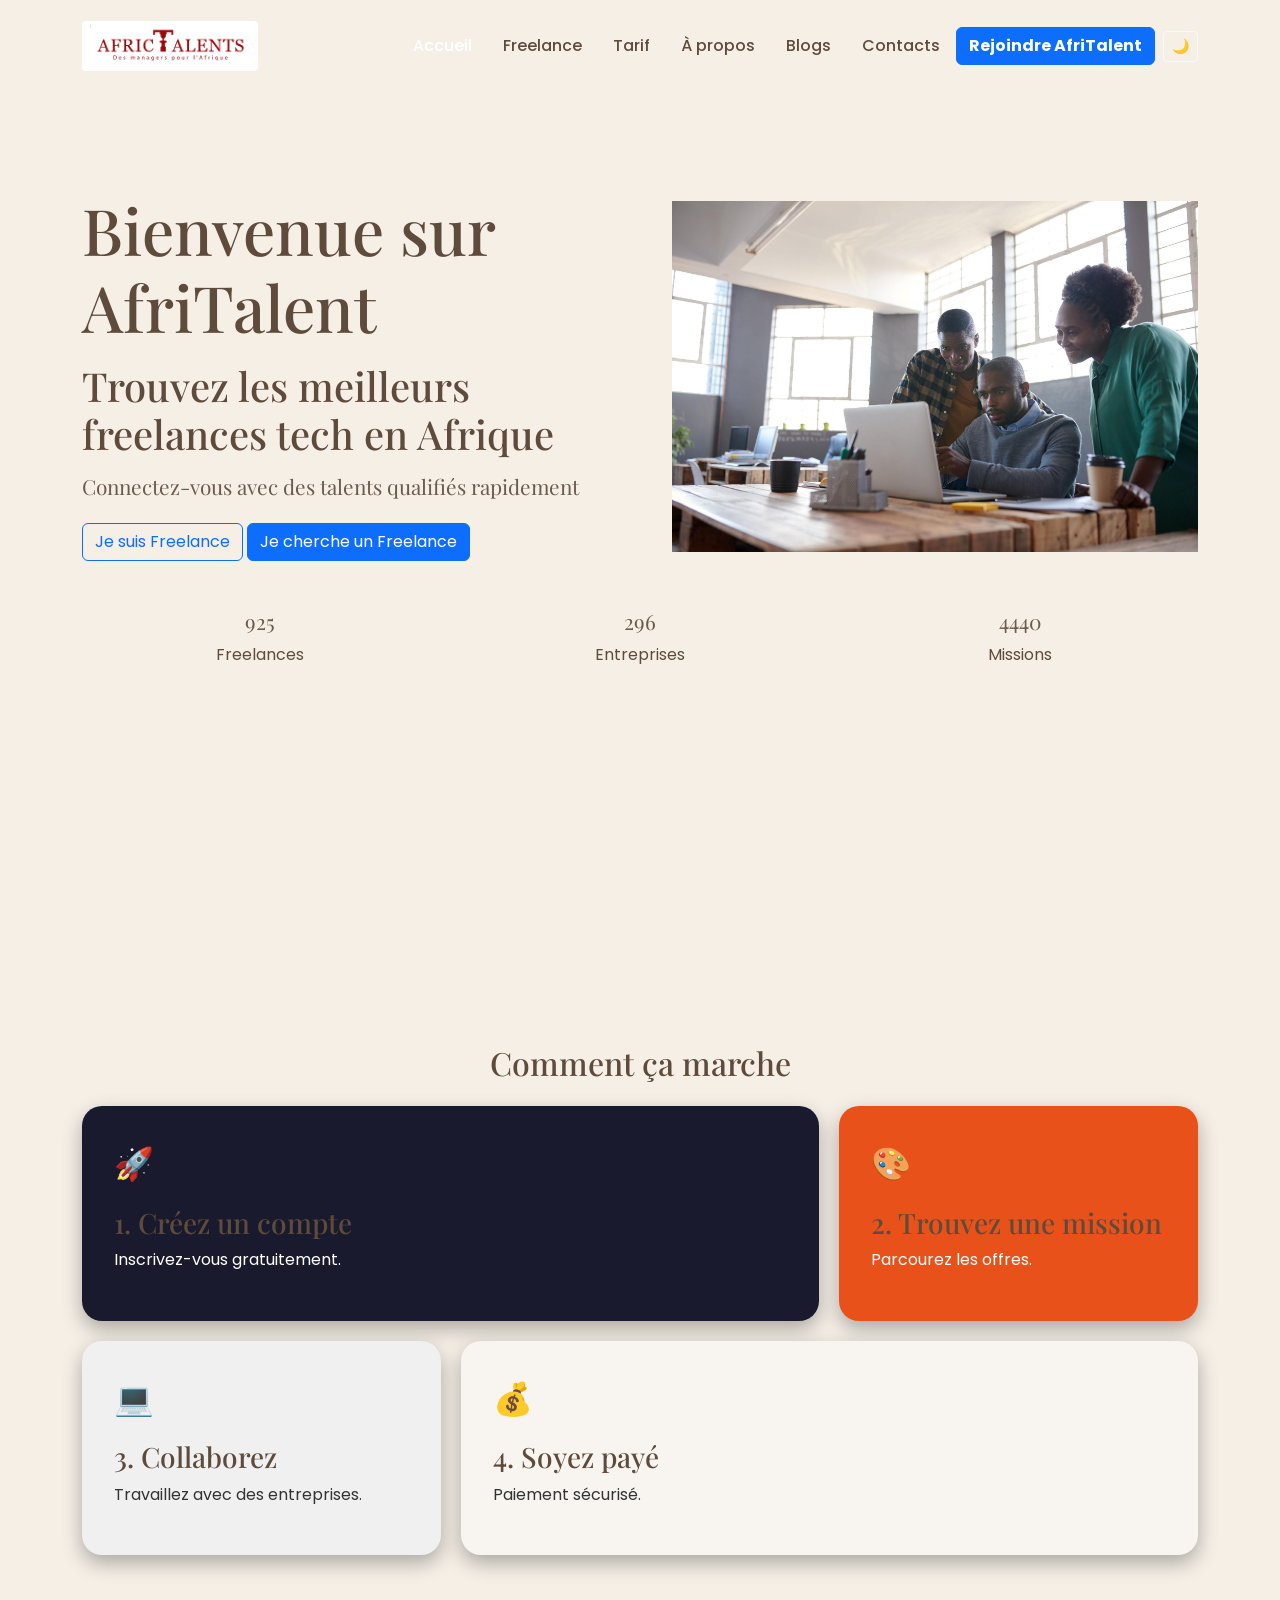
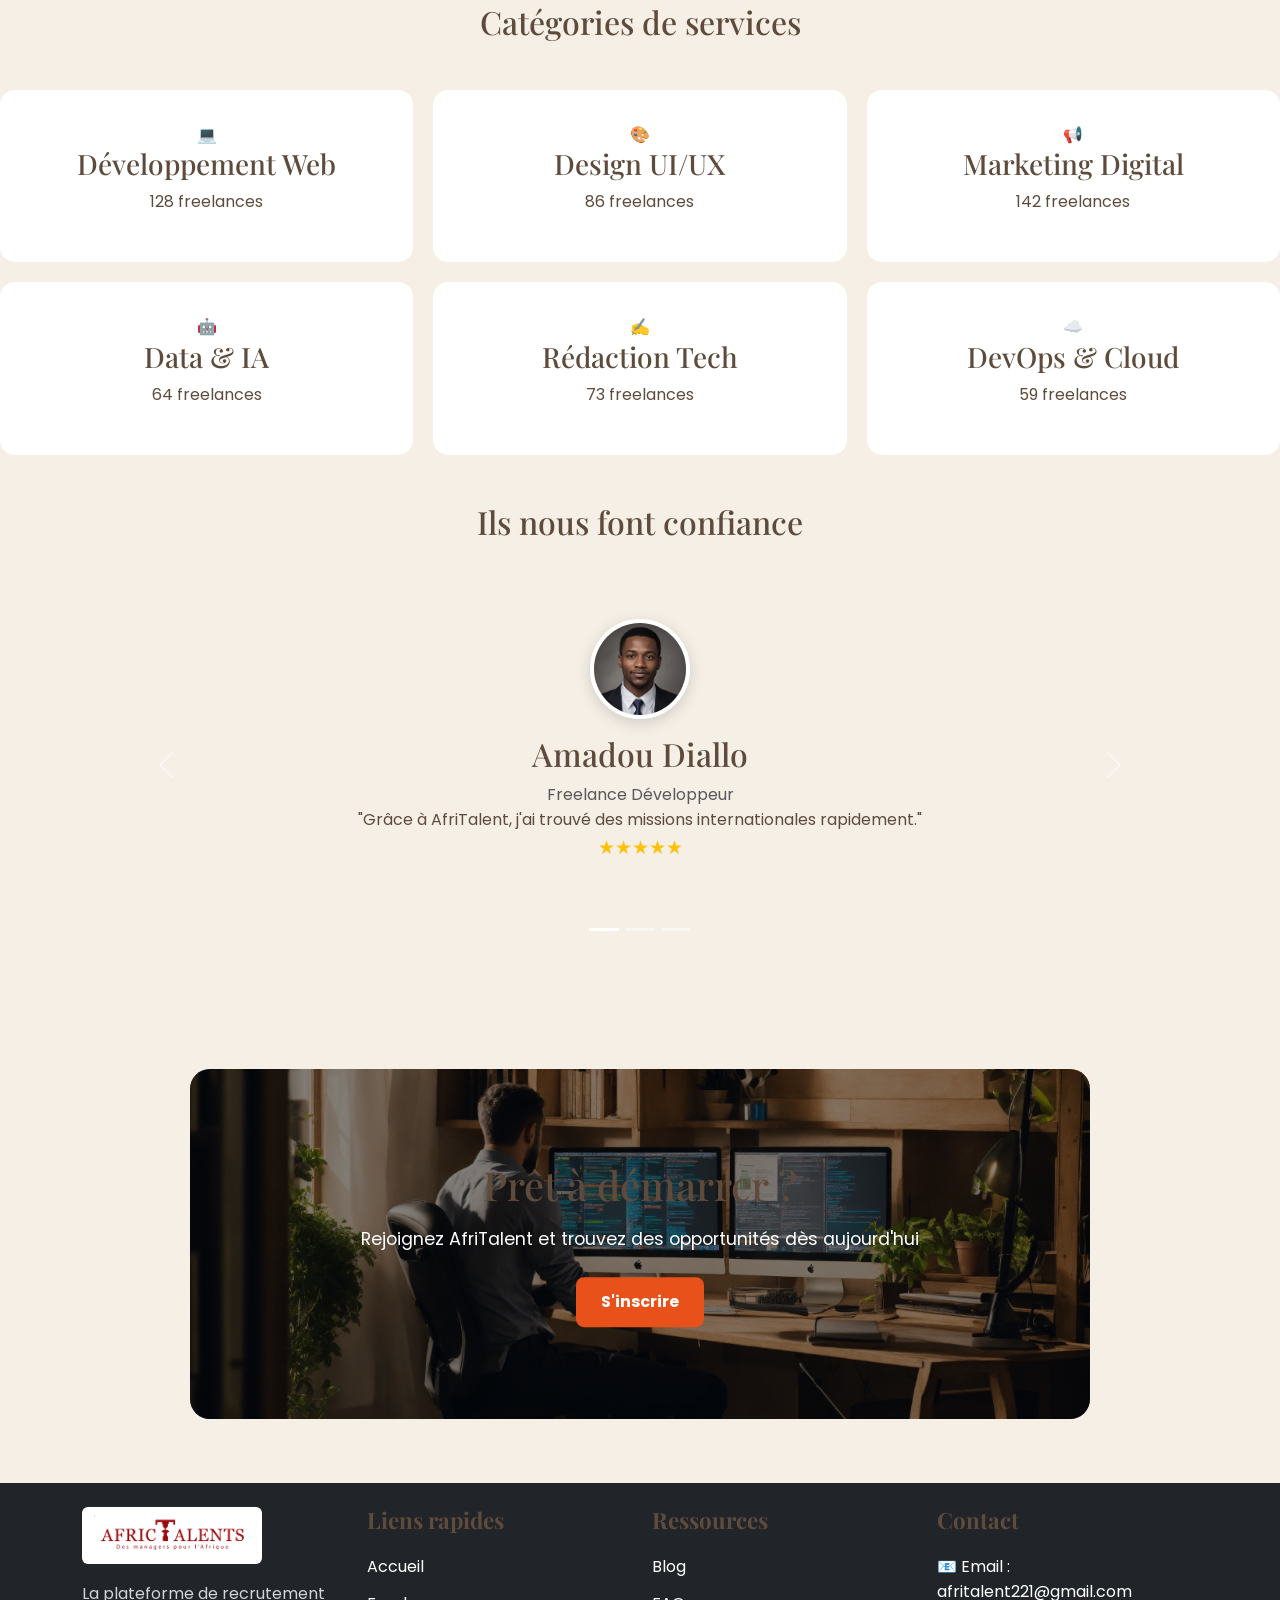
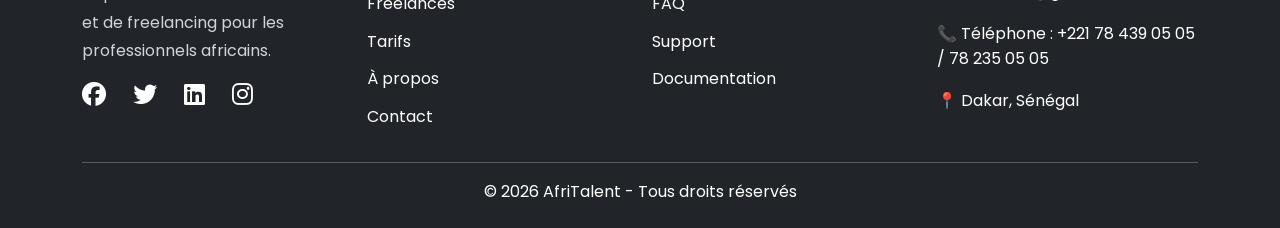
<file: index.html>
<!DOCTYPE html>
<html lang="fr">

<head>
    <meta charset="UTF-8">
    <meta name="viewport" content="width=device-width, initial-scale=1.0">
    <title>AfriTalent — Accueil</title>
    <!-- Bootstrap 5 via CDN : feuille de style -->
    <link href="https://cdn.jsdelivr.net/npm/bootstrap@5.3.0/dist/css/bootstrap.min.css" rel="stylesheet">
    <link rel="stylesheet" href="https://cdnjs.cloudflare.com/ajax/libs/font-awesome/6.5.1/css/all.min.css">
    <!-- Votre feuille de style personnelle -->
    <link rel="stylesheet" href="css/style.css">
    <link rel="stylesheet" href="https://cdnjs.cloudflare.com/ajax/libs/font-awesome/6.5.1/css/all.min.css">
</head>

<body>
    <!-- Le contenu de la page sera ajoute ici -->
    <!-- HEADER -->
    <header>
        <nav class="navbar navbar-expand-lg navbar-dark  fixed-top">
            <div class="container">

                <a class="navbar-brand" href="index.html">
                    <img src="images/logo.png" alt="Logo AfriTalent" height="50"
                        style="background:white; padding:4px 8px; border-radius:4px;">
                </a>

                <button class="navbar-toggler" type="button" data-bs-toggle="collapse" data-bs-target="#menu"
                    aria-controls="menu" aria-expanded="false" aria-label="Toggle navigation">
                    <span class="navbar-toggler-icon"></span>
                </button>

                <div class="collapse navbar-collapse" id="menu">
                    <ul class="navbar-nav ms-auto align-items-center">
                        <li class="nav-item"><a class="nav-link active" href="index.html">Accueil</a></li>
                        <li class="nav-item"><a class="nav-link" href="freelances.html">Freelance</a></li>
                        <li class="nav-item"><a class="nav-link" href="tarifs.html">Tarif</a></li>
                        <li class="nav-item"><a class="nav-link" href="about.html">À propos</a></li>
                        <li class="nav-item"><a class="nav-link" href="blogs.html">Blogs</a></li>
                        <li class="nav-item"><a class="nav-link" href="contact.html">Contacts</a></li>
                        <li class="nav-item ms-2">
                            <a class="btn btn-primary fw-bold" href="contact.html">Rejoindre AfriTalent</a>
                        </li>
                        <li class="nav-item ms-2">
                            <button id="theme-toggle" class="btn btn-outline-light btn-sm">🌙</button>
                        </li>
                    </ul>
                </div>

            </div>
        </nav>
    </header>

    <!-- MAIN -->
    <main class="mt-5 pt-5">

        <!-- HERO -->
        <section class="hero fade-in">
            <div class="container">

                <div class="hero-content">

                    <div class="hero-text">
                        <h1>Bienvenue sur AfriTalent</h1>
                        <h2>Trouvez les meilleurs freelances tech en Afrique</h2>
                        <h3>Connectez-vous avec des talents qualifiés rapidement</h3>

                        <div class="mt-4">
                            <button class="btn btn-outline-primary">Je suis Freelance</button>
                            <button class="btn btn-primary">Je cherche un Freelance</button>
                        </div>
                    </div>

                    <div class="hero-image">
                        <img src="images/hero_image.png" alt="Illustration AfriTalent" class="img-fluid">
                    </div>

                </div>

                <div class="row mt-5 text-center">
                    <div class="col-md-4">
                        <h3 class="counter" data-target="2500">0</h3>
                        <p>Freelances</p>
                    </div>

                    <div class="col-md-4">
                        <h3 class="counter" data-target="800">0</h3>
                        <p>Entreprises</p>
                    </div>

                    <div class="col-md-4">
                        <h3 class="counter" data-target="12000">0</h3>
                        <p>Missions</p>
                    </div>
                </div>

            </div>
        </section>



        <!-- COMMENT ÇA MARCHE -->
        <div class="container py-5 fade-in">
            <h2 class="text-center mb-4">Comment ça marche</h2>

            <section class="bento-grid">

                <div class="card card-1">
                    <div class="icon">🚀</div>
                    <h3>1. Créez un compte</h3>
                    <p>Inscrivez-vous gratuitement.</p>
                </div>

                <div class="card card-2">
                    <div class="icon">🎨</div>
                    <h3>2. Trouvez une mission</h3>
                    <p>Parcourez les offres.</p>
                </div>

                <div class="card card-3">
                    <div class="icon">💻</div>
                    <h3>3. Collaborez</h3>
                    <p>Travaillez avec des entreprises.</p>
                </div>

                <div class="card card-4">
                    <div class="icon">💰</div>
                    <h3>4. Soyez payé</h3>
                    <p>Paiement sécurisé.</p>
                </div>

            </section>
        </div>

        <!-- CATÉGORIES -->
        <section class="categories fade-in">
            <div class="container text-center">
                <h2 class="mb-5">Catégories de services</h2>
            </div>
            <div class="cards">

                <div class="card-services">
                    <div class="icon">💻</div>
                    <h3>Développement Web</h3>
                    <p>128 freelances</p>
                </div>

                <div class="card-services">
                    <div class="icon">🎨</div>
                    <h3>Design UI/UX</h3>
                    <p>86 freelances</p>
                </div>

                <div class="card-services">
                    <div class="icon">📢</div>
                    <h3>Marketing Digital</h3>
                    <p>142 freelances</p>
                </div>

                <div class="card-services">
                    <div class="icon">🤖</div>
                    <h3>Data & IA</h3>
                    <p>64 freelances</p>
                </div>

                <div class="card-services">
                    <div class="icon">✍️</div>
                    <h3>Rédaction Tech</h3>
                    <p>73 freelances</p>
                </div>

                <div class="card-services">
                    <div class="icon">☁️</div>
                    <h3>DevOps & Cloud</h3>
                    <p>59 freelances</p>
                </div>

            </div>
        </section>

        <!-- TÉMOIGNAGES -->
        <section class="container py-5 fade-in">
            <h2 class="text-center mb-5">Ils nous font confiance</h2>

            <div id="carouselTemoignages" class="carousel slide" data-bs-ride="carousel">

                <div class="carousel-inner">

                    <div class="carousel-item active text-center">
                        <img src="images/image_temoignage1.png" class="rounded-circle mb-3" width="80"
                            alt="Photo de Amadou Diallo">
                        <h2>Amadou Diallo</h2>
                        <p class="text-muted">Freelance Développeur</p>
                        <p>"Grâce à AfriTalent, j'ai trouvé des missions internationales rapidement."</p>
                        <div class="stars text-warning">★★★★★</div>
                    </div>

                    <div class="carousel-item text-center">
                        <img src="images/img4.png" class="rounded-circle mb-3" width="80" alt="Photo de Fatou Ndiaye">
                        <h2>Fatou Ndiaye</h2>
                        <p class="text-muted">CEO Startup</p>
                        <p>"Une plateforme simple et efficace pour recruter des talents qualifiés."</p>
                        <div class="stars text-warning">★★★★☆</div>
                    </div>

                    <div class="carousel-item text-center">
                        <img src="images/image_temoignage3.png" class="rounded-circle mb-3" width="80"
                            alt="Photo de Ibrahim Sow">
                        <h2>Ibrahim Sow</h2>
                        <p class="text-muted">Designer UI/UX</p>
                        <p>"J'ai pu collaborer avec des entreprises sérieuses et développer mon réseau."</p>
                        <div class="stars text-warning">★★★★★</div>
                    </div>

                </div>

                <!-- Flèches navigation -->
                <button class="carousel-control-prev" type="button" data-bs-target="#carouselTemoignages"
                    data-bs-slide="prev">
                    <span class="carousel-control-prev-icon" aria-hidden="true"></span>
                    <span class="visually-hidden">Précédent</span>
                </button>
                <button class="carousel-control-next" type="button" data-bs-target="#carouselTemoignages"
                    data-bs-slide="next">
                    <span class="carousel-control-next-icon" aria-hidden="true"></span>
                    <span class="visually-hidden">Suivant</span>
                </button>

                <!-- Indicateurs -->
                <div class="carousel-indicators position-relative mt-4" style="bottom:auto;">
                    <button type="button" data-bs-target="#carouselTemoignages" data-bs-slide-to="0" class="active"
                        aria-label="Témoignage 1"></button>
                    <button type="button" data-bs-target="#carouselTemoignages" data-bs-slide-to="1"
                        aria-label="Témoignage 2"></button>
                    <button type="button" data-bs-target="#carouselTemoignages" data-bs-slide-to="2"
                        aria-label="Témoignage 3"></button>
                </div>

            </div>
        </section>

        <!-- CTA -->
        <section class="cta fade-in">
            <div class="contenu">
                <h2>Prêt à démarrer ?</h2>
                <p>Rejoignez AfriTalent et trouvez des opportunités dès aujourd'hui</p>
                <a href="#" class="btn-cta">S'inscrire</a>
            </div>
            <div class="image-cta">
                <img src="images/image_CTA.png" alt="Illustration CTA AfriTalent" class="img-fluid">
            </div>
        </section>

    </main>

    <!-- FOOTER -->
    <footer class="bg-dark text-white mt-5 p-4">
        <div class="container">
            <div class="row gy-4">

                <div class="col-12 col-md-6 col-lg-3">
                    <img src="images/logo.png" alt="Logo AfriTalent" class="mb-3"
                        style="max-width:180px; background:white; padding:8px 12px; border-radius:6px;">
                    <p class="footer-text">
                        La plateforme de recrutement et de freelancing pour les professionnels africains.
                    </p>
                    <div class="social-icons mt-3">
                        <a href="https://facebook.com" class="text-white me-2"><i class="fa-brands fa-facebook"></i></a>
                        <a href="https://twitter.com" class="text-white me-2"><i class="fa-brands fa-twitter"></i></a>
                        <a href="https://linkedin.com" class="text-white me-2"><i class="fa-brands fa-linkedin"></i></a>
                        <a href="https://instagram.com" class="text-white"><i class="fa-brands fa-instagram"></i></a>
                    </div>
                </div>

                <div class="col-12 col-md-6 col-lg-3">
                    <h3 class="footer-title">Liens rapides</h3>
                    <ul class="footer-links list-unstyled">
                        <li><a href="index.html" class="text-white">Accueil</a></li>
                        <li><a href="freelances.html" class="text-white">Freelances</a></li>
                        <li><a href="tarifs.html" class="text-white">Tarifs</a></li>
                        <li><a href="about.html" class="text-white">À propos</a></li>
                        <li><a href="contact.html" class="text-white">Contact</a></li>
                    </ul>
                </div>

                <div class="col-12 col-md-6 col-lg-3">
                    <h3 class="footer-title">Ressources</h3>
                    <ul class="footer-links list-unstyled">
                        <li><a href="#" class="text-white">Blog</a></li>
                        <li><a href="#" class="text-white">FAQ</a></li>
                        <li><a href="#" class="text-white">Support</a></li>
                        <li><a href="#" class="text-white">Documentation</a></li>
                    </ul>
                </div>

                <div class="col-12 col-md-6 col-lg-3">
                    <h3 class="footer-title">Contact</h3>
                    <p>📧 Email : afritalent221@gmail.com</p>
                    <p>📞 Téléphone : +221 78 439 05 05 / 78 235 05 05</p>
                    <p>📍 Dakar, Sénégal</p>
                </div>

            </div>
            <hr class="bg-light">
            <p class="mb-0 text-center">© 2026 AfriTalent - Tous droits réservés</p>
        </div>
    </footer>

    <button id="topBtn">↑</button>

    <script src="https://cdn.jsdelivr.net/npm/bootstrap@5.3.0/dist/js/bootstrap.bundle.min.js"></script>
    <script src="js/main.js"></script>
</body>

</html>
</file>
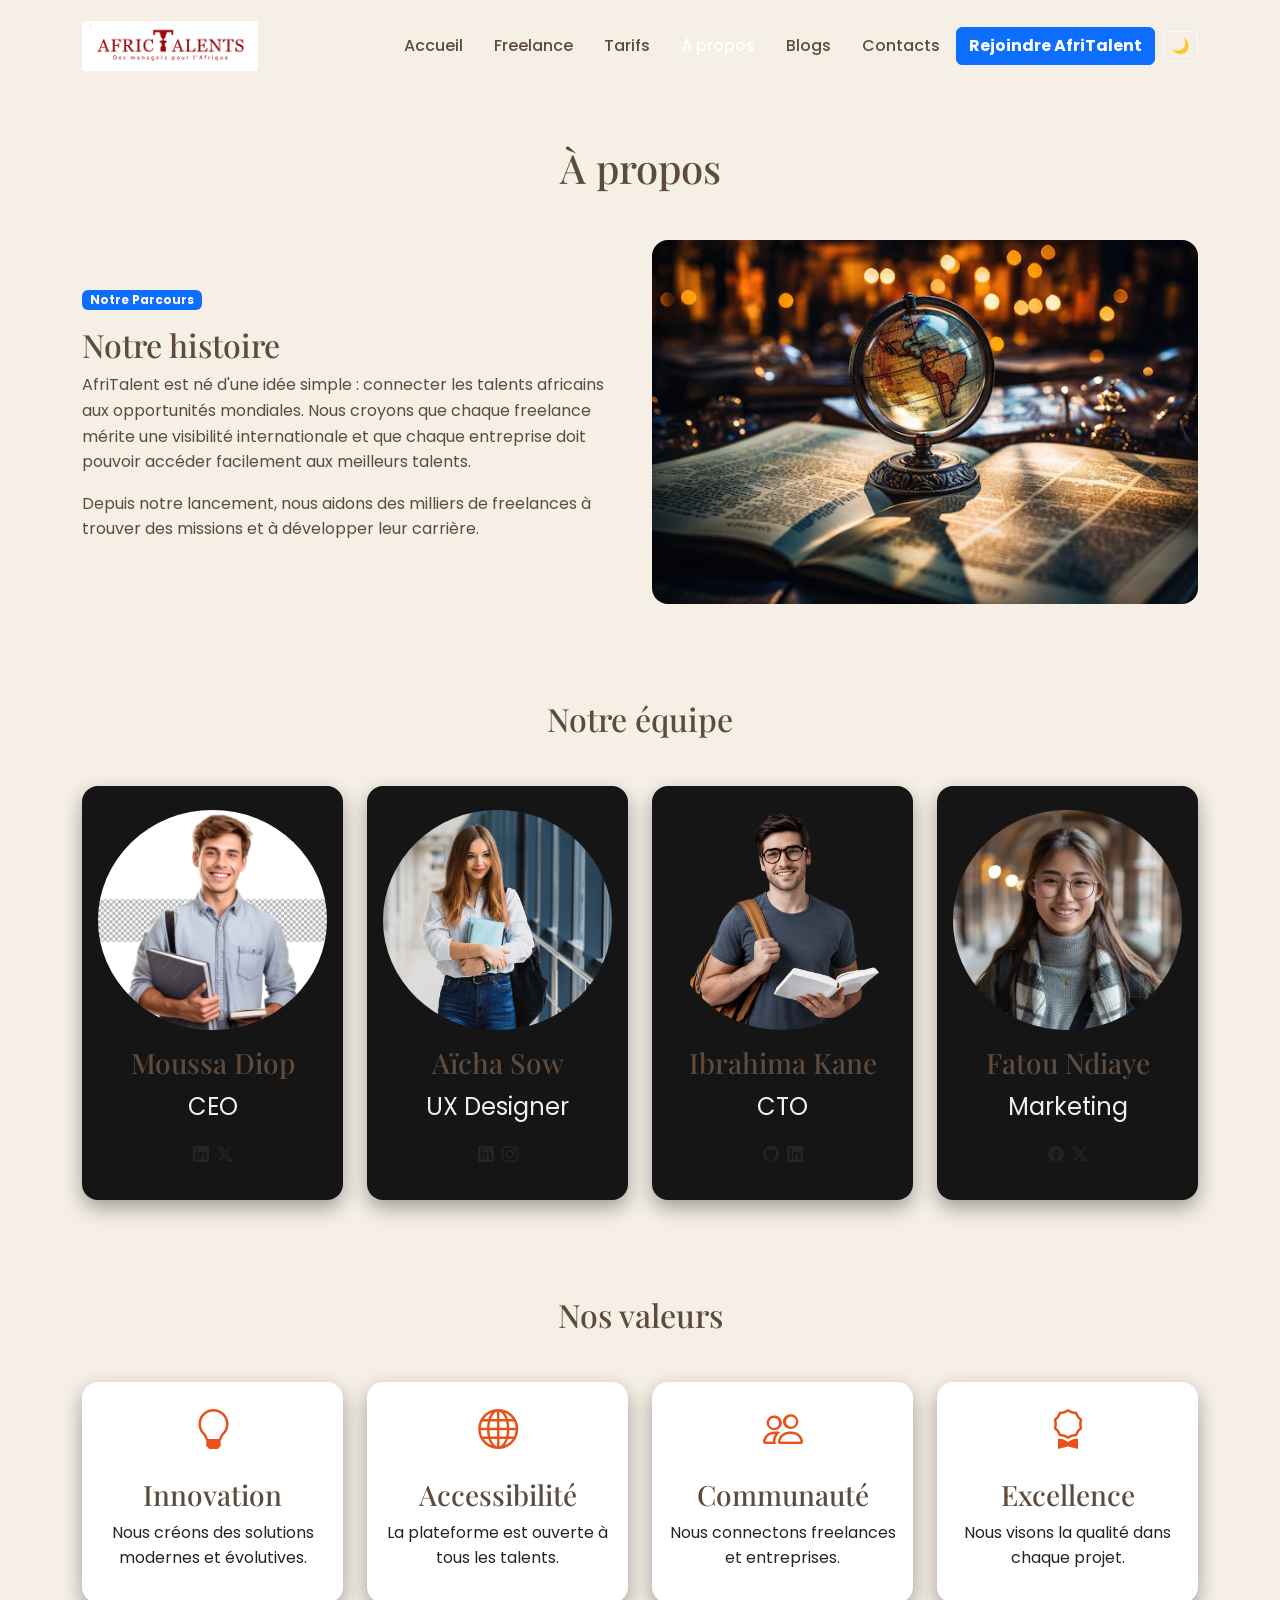
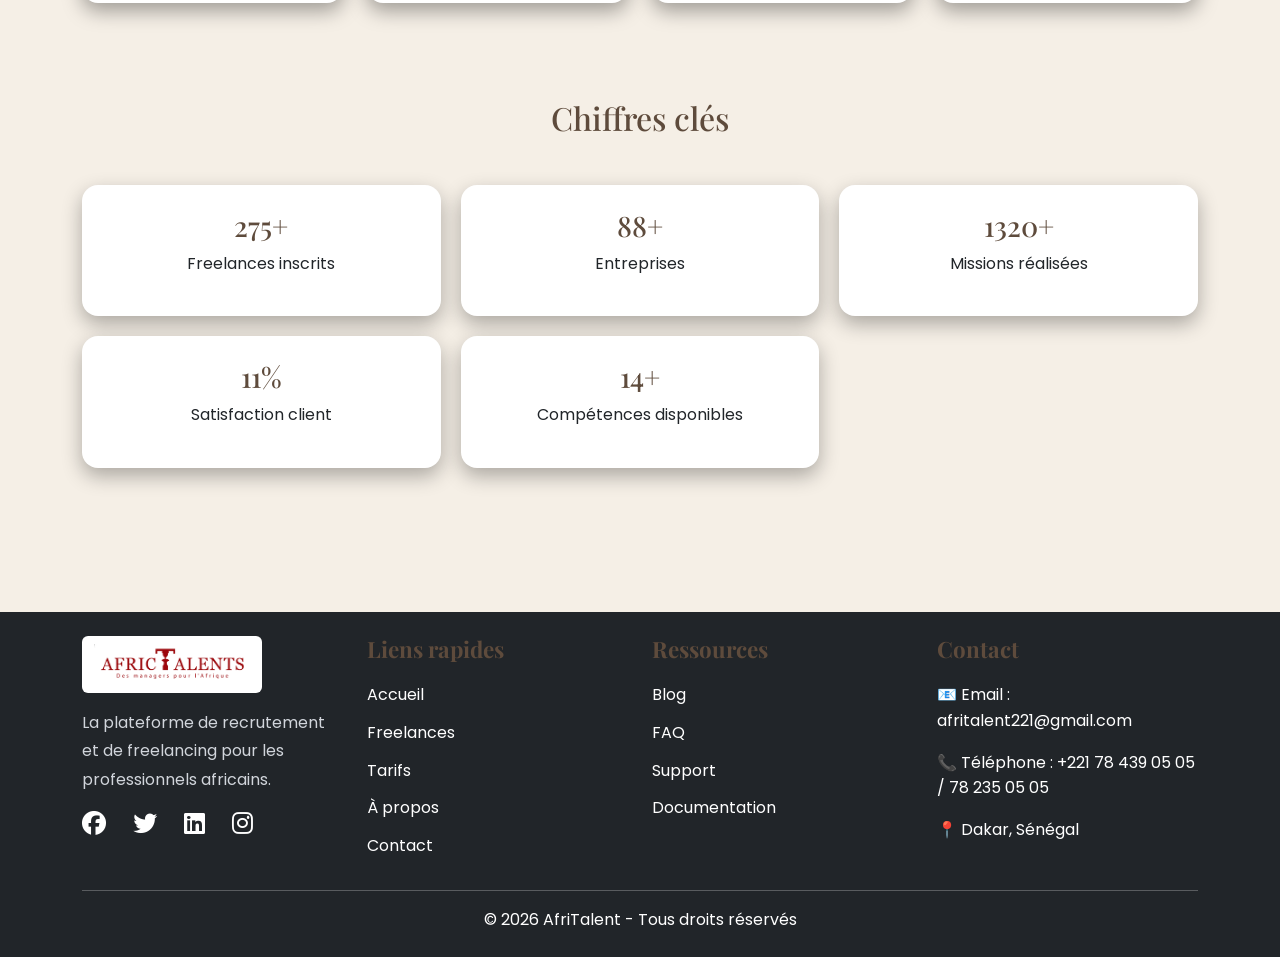
<file: about.html>
<!DOCTYPE html>
<html lang="fr">

<head>
    <meta charset="UTF-8">
    <meta name="viewport" content="width=device-width, initial-scale=1.0">
    <title>AfriTalent — À propos</title>
    <!-- Bootstrap 5 via CDN : feuille de style -->
    <link href="https://cdn.jsdelivr.net/npm/bootstrap@5.3.0/dist/css/bootstrap.min.css" rel="stylesheet">
    <link rel="stylesheet" href="https://cdn.jsdelivr.net/npm/bootstrap-icons@1.11.3/font/bootstrap-icons.min.css">
    <!-- Votre feuille de style personnelle -->
    <link rel="stylesheet" href="css/style.css">
    <link rel="stylesheet" href="https://cdnjs.cloudflare.com/ajax/libs/font-awesome/6.5.1/css/all.min.css">
</head>

<body>
    <!-- Le contenu de la page sera ajoute ici -->


    <!-- HEADER -->
    <header>
        <nav class="navbar navbar-expand-lg navbar-dark  fixed-top">
            <div class="container">

                <a class="navbar-brand" href="index.html">
                    <img src="images/logo.png" alt="Logo AfriTalent" height="50"
                        style="background:white; padding:4px 8px; border-radius:4px;">
                </a>

                <button class="navbar-toggler" type="button" data-bs-toggle="collapse" data-bs-target="#menu"
                    aria-controls="menu" aria-expanded="false" aria-label="Toggle navigation">
                    <span class="navbar-toggler-icon"></span>
                </button>

                <div class="collapse navbar-collapse" id="menu">
                    <ul class="navbar-nav ms-auto align-items-center">
                        <li class="nav-item"><a class="nav-link" href="index.html">Accueil</a></li>
                        <li class="nav-item"><a class="nav-link" href="freelances.html">Freelance</a></li>
                        <li class="nav-item"><a class="nav-link" href="tarifs.html">Tarifs</a></li>
                        <li class="nav-item"><a class="nav-link active" href="about.html">À propos</a></li>
                        <li class="nav-item"><a class="nav-link" href="blogs.html">Blogs</a></li>
                        <li class="nav-item"><a class="nav-link" href="contact.html">Contacts</a></li>
                        <li class="nav-item ms-2">
                            <a class="btn btn-primary fw-bold" href="contact.html">Rejoindre AfriTalent</a>
                        </li>
                        <li class="nav-item ms-2">
                            <button id="theme-toggle" class="btn btn-outline-light btn-sm">🌙</button>
                        </li>
                    </ul>
                </div>

            </div>
        </nav>
    </header>

    <!-- MAIN -->
    <main class="mt-5 pt-5">

        <div class="container py-5">
            <h1 class="text-center mb-5">À propos</h1>

            <!-- NOTRE HISTOIRE -->
            <section class="mb-5">
                <div class="row align-items-center g-4">
                    <div class="col-md-6">
                        <span class="badge bg-primary mb-3">Notre Parcours</span>
                        <h2>Notre histoire</h2>
                        <p>AfriTalent est né d'une idée simple : connecter les talents africains aux opportunités
                            mondiales. Nous croyons que chaque freelance mérite une visibilité internationale et
                            que chaque entreprise doit pouvoir accéder facilement aux meilleurs talents.</p>
                        <p>Depuis notre lancement, nous aidons des milliers de freelances à trouver des missions
                            et à développer leur carrière.</p>
                    </div>
                    <div class="col-md-6">
                        <img src="images/Accueille.png" alt="Notre histoire AfriTalent"
                            class="img-fluid rounded-4 w-100">
                    </div>
                </div>
            </section>

            <!-- NOTRE ÉQUIPE -->
            <section class="py-5 fade-in">
                <h2 class="text-center mb-5">Notre équipe</h2>

                <div class="row g-4">

                    <!-- Membre 1 -->
                    <div class="col-12 col-md-6 col-lg-3">
                        <div class="card about-card h-100 rounded-4 text-center p-3">
                            <img src="images/img1.png" alt="Photo de Moussa Diop" class="rounded-circle mx-auto mt-2"
                                width="100" height="100" style="object-fit:cover;">
                            <div class="card-body">
                                <h3>Moussa Diop</h3>
                                <p class="text-muted">CEO</p>
                                <div class="d-flex justify-content-center gap-2">
                                    <a href="#" class="text-dark"><i class="bi bi-linkedin"></i></a>
                                    <a href="#" class="text-dark"><i class="bi bi-twitter-x"></i></a>
                                </div>
                            </div>
                        </div>
                    </div>

                    <!-- Membre 2 -->
                    <div class="col-12 col-md-6 col-lg-3">
                        <div class="card about-card h-100 rounded-4 text-center p-3">
                            <img src="images/img2.png" alt="Photo de Aïcha Sow" class="rounded-circle mx-auto mt-2"
                                width="100" height="100" style="object-fit:cover;">
                            <div class="card-body">
                                <h3>Aïcha Sow</h3>
                                <p class="text-muted">UX Designer</p>
                                <div class="d-flex justify-content-center gap-2">
                                    <a href="#" class="text-dark"><i class="bi bi-linkedin"></i></a>
                                    <a href="#" class="text-dark"><i class="bi bi-instagram"></i></a>
                                </div>
                            </div>
                        </div>
                    </div>

                    <!-- Membre 3 -->
                    <div class="col-12 col-md-6 col-lg-3">
                        <div class="card about-card h-100 rounded-4 text-center p-3">
                            <img src="images/img3.png" alt="Photo de Ibrahima Kane" class="rounded-circle mx-auto mt-2"
                                width="100" height="100" style="object-fit:cover;">
                            <div class="card-body">
                                <h3>Ibrahima Kane</h3>
                                <p class="text-muted">CTO</p>
                                <div class="d-flex justify-content-center gap-2">
                                    <a href="#" class="text-dark"><i class="bi bi-github"></i></a>
                                    <a href="#" class="text-dark"><i class="bi bi-linkedin"></i></a>
                                </div>
                            </div>
                        </div>
                    </div>

                    <!-- Membre 4 -->
                    <div class="col-12 col-md-6 col-lg-3">
                        <div class="card about-card h-100 rounded-4 text-center p-3">
                            <img src="images/img4.png" alt="Photo de Fatou Ndiaye" class="rounded-circle mx-auto mt-2"
                                width="100" height="100" style="object-fit:cover;">
                            <div class="card-body">
                                <h3>Fatou Ndiaye</h3>
                                <p class="text-muted">Marketing</p>
                                <div class="d-flex justify-content-center gap-2">
                                    <a href="#" class="text-dark"><i class="bi bi-facebook"></i></a>
                                    <a href="#" class="text-dark"><i class="bi bi-twitter-x"></i></a>
                                </div>
                            </div>
                        </div>
                    </div>

                </div>
            </section>

            <!-- NOS VALEURS -->
            <section class="py-5 text-center fade-in">
                <h2 class="mb-5">Nos valeurs</h2>

                <div class="row g-4">

                    <div class="col-12 col-md-6 col-lg-3">
                        <div class="card about-card1 h-100 rounded-4 p-3">
                            <i class="bi bi-lightbulb" style="font-size:2.5rem; color:#E8521A;"></i>
                            <h3 class="mt-3">Innovation</h3>
                            <p>Nous créons des solutions modernes et évolutives.</p>
                        </div>
                    </div>

                    <div class="col-12 col-md-6 col-lg-3">
                        <div class="card about-card1 h-100 rounded-4 p-3">
                            <i class="bi bi-globe" style="font-size:2.5rem; color:#E8521A;"></i>
                            <h3 class="mt-3">Accessibilité</h3>
                            <p>La plateforme est ouverte à tous les talents.</p>
                        </div>
                    </div>

                    <div class="col-12 col-md-6 col-lg-3">
                        <div class="card about-card1 h-100 rounded-4 p-3">
                            <i class="bi bi-people" style="font-size:2.5rem; color:#E8521A;"></i>
                            <h3 class="mt-3">Communauté</h3>
                            <p>Nous connectons freelances et entreprises.</p>
                        </div>
                    </div>

                    <div class="col-12 col-md-6 col-lg-3">
                        <div class="card about-card1 h-100 rounded-4 p-3">
                            <i class="bi bi-award" style="font-size:2.5rem; color:#E8521A;"></i>
                            <h3 class="mt-3">Excellence</h3>
                            <p>Nous visons la qualité dans chaque projet.</p>
                        </div>
                    </div>

                </div>
            </section>

            <!-- CHIFFRES CLÉS — Bento Grid -->
            <section class="py-5 fade-in">
                <h2 class="text-center mb-5">Chiffres clés</h2>

                <div class="bento-grid">

                    <div class="bento-item big card rounded-4 p-4 text-center">
                        <h3><span class="counter" data-target="2500">0</span>+</h3>
                        <p>Freelances inscrits</p>
                    </div>

                    <div class="bento-item card rounded-4 p-4 text-center">
                        <h3><span class="counter" data-target="800">0</span>+</h3>
                        <p>Entreprises</p>
                    </div>

                    <div class="bento-item card rounded-4 p-4 text-center">
                        <h3><span class="counter" data-target="12000">0</span>+</h3>
                        <p>Missions réalisées</p>
                    </div>

                    <div class="bento-item card rounded-4 p-4 text-center">
                        <h3><span class="counter" data-target="95">0</span>%</h3>
                        <p>Satisfaction client</p>
                    </div>

                    <div class="bento-item wide card rounded-4 p-4 text-center">
                        <h3><span class="counter" data-target="120">0</span>+</h3>
                        <p>Compétences disponibles</p>
                    </div>

                </div>
            </section>

        </div>
    </main>

    <!-- FOOTER -->
    <footer class="bg-dark text-white mt-5 p-4">
        <div class="container">
            <div class="row gy-4">

                <div class="col-12 col-md-6 col-lg-3">
                    <img src="images/logo.png" alt="Logo AfriTalent" class="mb-3"
                        style="max-width:180px; background:white; padding:8px 12px; border-radius:6px;">
                    <p class="footer-text">
                        La plateforme de recrutement et de freelancing pour les professionnels africains.
                    </p>
                    <div class="social-icons mt-3">
                        <a href="https://facebook.com" class="text-white me-2"><i class="fa-brands fa-facebook"></i></a>
                        <a href="https://twitter.com" class="text-white me-2"><i class="fa-brands fa-twitter"></i></a>
                        <a href="https://linkedin.com" class="text-white me-2"><i class="fa-brands fa-linkedin"></i></a>
                        <a href="https://instagram.com" class="text-white"><i class="fa-brands fa-instagram"></i></a>
                    </div>
                </div>

                <div class="col-12 col-md-6 col-lg-3">
                    <h3 class="footer-title">Liens rapides</h3>
                    <ul class="footer-links list-unstyled">
                        <li><a href="index.html" class="text-white">Accueil</a></li>
                        <li><a href="freelances.html" class="text-white">Freelances</a></li>
                        <li><a href="tarifs.html" class="text-white">Tarifs</a></li>
                        <li><a href="about.html" class="text-white">À propos</a></li>
                        <li><a href="contact.html" class="text-white">Contact</a></li>
                    </ul>
                </div>

                <div class="col-12 col-md-6 col-lg-3">
                    <h3 class="footer-title">Ressources</h3>
                    <ul class="footer-links list-unstyled">
                        <li><a href="#" class="text-white">Blog</a></li>
                        <li><a href="#" class="text-white">FAQ</a></li>
                        <li><a href="#" class="text-white">Support</a></li>
                        <li><a href="#" class="text-white">Documentation</a></li>
                    </ul>
                </div>

                <div class="col-12 col-md-6 col-lg-3">
                    <h3 class="footer-title">Contact</h3>
                    <p>📧 Email : afritalent221@gmail.com</p>
                    <p>📞 Téléphone : +221 78 439 05 05 / 78 235 05 05</p>
                    <p>📍 Dakar, Sénégal</p>
                </div>

            </div>
            <hr class="bg-light">
            <p class="mb-0 text-center">© 2026 AfriTalent - Tous droits réservés</p>
        </div>
    </footer>

    <button id="topBtn">↑</button>


    <!-- Bootstrap 5 via CDN : script JavaScript -->
    <script src="https://cdn.jsdelivr.net/npm/bootstrap@5.3.0/dist/js/bootstrap.bundle.min.js"></script>
    <!-- Votre script JavaScript -->
    <script src="js/main.js"></script>
</body>

</html>
</file>
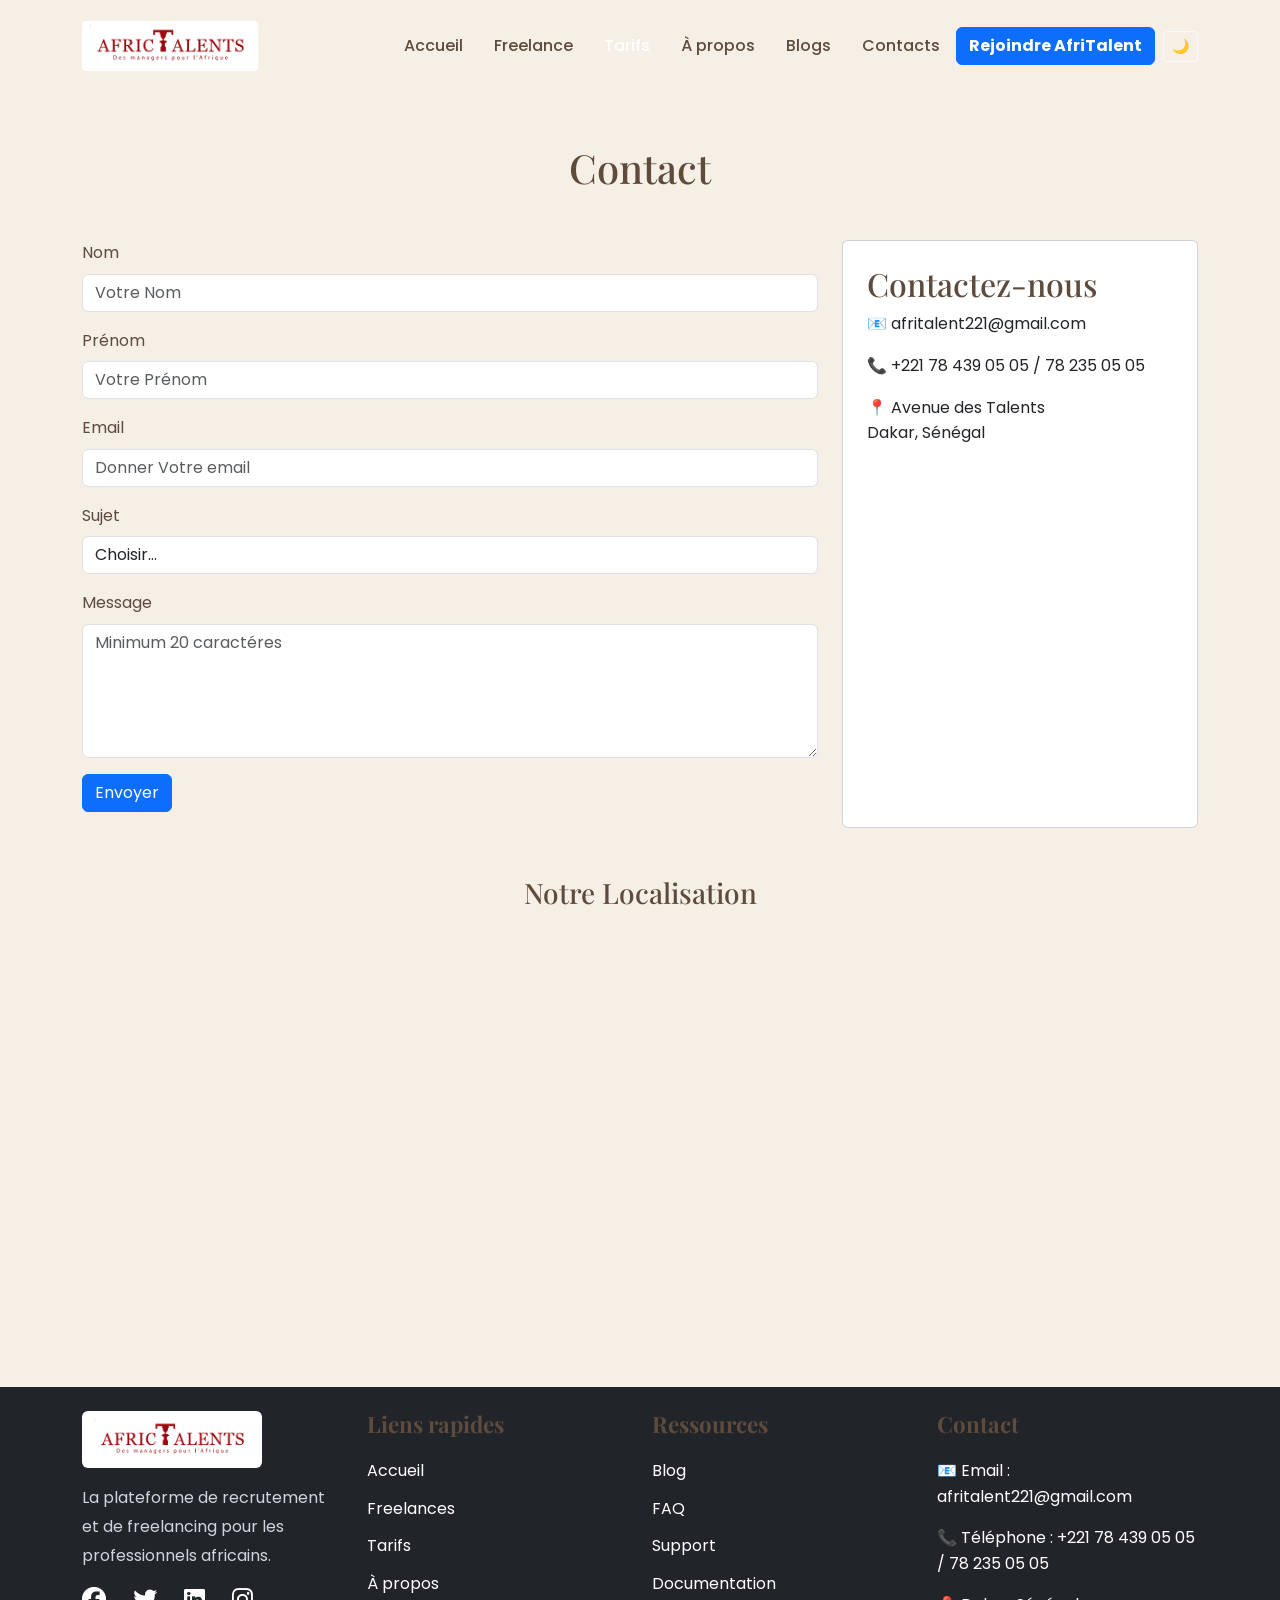
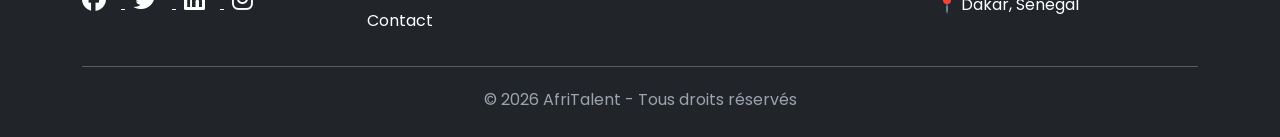
<file: contact.html>
<!DOCTYPE html>
<html lang="fr">

<head>
    <meta charset="UTF-8">
    <meta name="viewport" content="width=device-width, initial-scale=1.0">
    <title>AfriTalent — Contact</title>
    <!-- Bootstrap 5 via CDN : feuille de style -->
    <link href="https://cdn.jsdelivr.net/npm/bootstrap@5.3.0/dist/css/bootstrap.min.css" rel="stylesheet">
    <!-- Votre feuille de style personnelle -->
    <link rel="stylesheet" href="css/style.css">
    <link rel="stylesheet" href="https://cdnjs.cloudflare.com/ajax/libs/font-awesome/6.5.1/css/all.min.css">
</head>

<body>
    <!-- Le contenu de la page sera ajoute ici -->

    <!-- HEADER -->
    <header>
        <nav class="navbar navbar-expand-lg navbar-dark  fixed-top">
            <div class="container">

                <a class="navbar-brand" href="index.html">
                    <img src="images/logo.png" alt="Logo AfriTalent" height="50"
                        style="background:white; padding:4px 8px; border-radius:4px;">
                </a>

                <button class="navbar-toggler" type="button" data-bs-toggle="collapse" data-bs-target="#menu"
                    aria-controls="menu" aria-expanded="false" aria-label="Toggle navigation">
                    <span class="navbar-toggler-icon"></span>
                </button>

                <div class="collapse navbar-collapse" id="menu">
                    <ul class="navbar-nav ms-auto align-items-center">
                        <li class="nav-item"><a class="nav-link" href="index.html">Accueil</a></li>
                        <li class="nav-item"><a class="nav-link" href="freelances.html">Freelance</a></li>
                        <li class="nav-item"><a class="nav-link active" href="tarifs.html">Tarifs</a></li>
                        <li class="nav-item"><a class="nav-link" href="about.html">À propos</a></li>
                        <li class="nav-item"><a class="nav-link" href="blogs.html">Blogs</a></li>
                        <li class="nav-item"><a class="nav-link" href="contact.html">Contacts</a></li>
                        <li class="nav-item ms-2">
                            <a class="btn btn-primary fw-bold" href="contact.html">Rejoindre AfriTalent</a>
                        </li>
                        <li class="nav-item ms-2">
                            <button id="theme-toggle" class="btn btn-outline-light btn-sm">🌙</button>
                        </li>
                    </ul>
                </div>

            </div>
        </nav>
    </header>

    <!-- MAIN -->
    <!-- MAIN -->
    <main class="mt-5 pt-5">

        <div class="container py-5">

            <h1 class="text-center mb-5">Contact</h1>

            <div class="row g-4">

                <!-- FORMULAIRE -->
                <div class="col-lg-8">

                    <form id="contactForm">

                        <div class="mb-3">
                            <label for="name" class="form-label">Nom</label>
                            <input type="text" id="name" class="form-control" placeholder="Votre Nom" required>
                            <small class="text-danger" id="nameError"></small>
                        </div>

                        <div class="mb-3">
                            <label for="firstname" class="form-label">Prénom</label>
                            <input type="text" id="firstname" class="form-control" placeholder="Votre Prénom" required>
                            <small class="text-danger" id="firstnameError"></small>
                        </div>

                        <div class="mb-3">
                            <label for="email" class="form-label">Email</label>
                            <input type="email" id="email" class="form-control" placeholder="Donner Votre email"
                                required>
                            <small class="text-danger" id="emailError"></small>
                        </div>

                        <div class="mb-3">
                            <label for="sujet" class="form-label">Sujet</label>
                            <select id="sujet" class="form-control">
                                <option value="">Choisir...</option>
                                <option>Question</option>
                                <option>Support</option>
                                <option>Partenariat</option>
                            </select>
                            <small class="text-danger" id="errSujet"></small>
                        </div>

                        <div class="mb-3">
                            <label for="message" class="form-label">Message</label>
                            <textarea id="message" class="form-control" placeholder="Minimum 20 caractéres" rows="5"
                                required></textarea>
                            <small class="text-danger" id="messageError"></small>
                        </div>

                        <button type="submit" class="btn btn-primary">
                            Envoyer
                        </button>

                        <p id="successMessage" class="text-success mt-3"></p>

                    </form>

                </div>

                <!-- INFORMATIONS -->
                <div class="col-lg-4">

                    <div class="card p-4 h-100">

                        <h2>Contactez-nous</h2>

                        <p>📧 afritalent221@gmail.com</p>

                        <p>📞 +221 78 439 05 05 / 78 235 05 05</p>

                        <p>
                            📍 Avenue des Talents<br>
                            Dakar, Sénégal
                        </p>

                    </div>

                </div>

            </div>

            <!-- CARTE -->
            <section class="mt-5">

                <h3 class="text-center mb-4">
                    Notre Localisation
                </h3>

                <iframe
                    src="https://www.google.com/maps/embed?pb=!1m14!1m12!1m3!1d30865.61886869048!2d-17.4359297!3d14.757626399999998!2m3!1f0!2f0!3f0!3m2!1i1024!2i768!4f13.1!5e0!3m2!1sfr!2ssn!4v1780793135174!5m2!1sfr!2ssn"
                    class="map" height="350" style="border:0;" allowfullscreen="" loading="lazy">
                </iframe>

            </section>

        </div>

    </main>



    <!-- FOOTER -->
    <footer class="bg-dark text-white mt-5 p-4">
        <div class="container">
            <div class="row gy-4">
                <div class="col-12 col-md-6 col-lg-3">
                    <img src="images/logo.png" alt="Logo AfriTalent" class="mb-3"
                        style="max-width:180px; background:white; padding:8px 12px; border-radius:6px;">

                    <p class="footer-text">
                        La plateforme de recrutement et de freelancing pour les professionnels africains.
                    </p>

                    <!-- les reseaux sociaux -->
                    <div class="social-icons mt-3">
                        <div class="icons"></div>
                        <a href="https://facebook.com" class="text-white me-2">
                            <i class="fa-brands fa-facebook"></i>
                        </a>
                        <a href="https://twitter.com" class="text-white me-2">
                            <i class="fa-brands fa-twitter"></i>
                        </a>
                        <a href="https://linkedin.com" class="text-white me-2">
                            <i class="fa-brands fa-linkedin"></i>
                        </a>
                        <a href="https://instagram.com" class="text-white">
                            <i class="fa-brands fa-instagram"></i>
                        </a>
                    </div>
                </div>

                <div class="col-12 col-md-6 col-lg-3 ">
                    <h3 class="footer-title">Liens rapides</h3>
                    <ul class="footer-links list-unstyled">
                        <li>
                            <a href="index.html" class="text-white">Accueil</a>
                        </li>
                        <li>
                            <a href="freelance.html" class="text-white">Freelances</a>
                        </li>
                        <li>
                            <a href="tarifs.html" class="text-white">Tarifs</a>
                        </li>
                        <li>
                            <a href="about.html" class="text-white">À propos</a>
                        </li>
                        <li>
                            <a href="contact.html" class="text-white">Contact</a>
                        </li>
                    </ul>
                </div>
                <div class="col-12 col-md-6 col-lg-3">
                    <h3 class="footer-title">
                        Ressources
                    </h3>
                    <ul class="footer-links list-unstyled">
                        <li>
                            <a href="#" class="text-white">Blog</a>
                        </li>
                        <li>
                            <a href="#" class="text-white">FAQ</a>
                        </li>
                        <li>
                            <a href="#" class="text-white">Support</a>
                        </li>
                        <li>
                            <a href="#" class="text-white">Documentation</a>
                        </li>
                    </ul>
                </div>

                <div class="col-12 col-md-6 col-lg-3">
                    <h3 class="footer-title">
                        Contact
                    </h3>
                    <p> 📧 Email : afritalent221@gmail.com</p>
                    <p> 📞 Téléphone : +221 78 439 05 05 / 78 235 05 05</p>
                    <p> 📍 Dakar, Sénégal</p>
                </div>
            </div>
            <hr class="bg-light">
            <div class="footer-bottom">
                <p class="mb-0">
                    © 2026 AfriTalent - Tous droits réservés
                </p>
            </div>
        </div>
    </footer>


    <button id="topBtn">↑</button>



    <!-- Bootstrap 5 via CDN : script JavaScript -->
    <script src="https://cdn.jsdelivr.net/npm/bootstrap@5.3.0/dist/js/bootstrap.bundle.min.js"></script>
    <!-- Votre script JavaScript -->
    <script src="js/main.js"></script>
</body>

</html>
</file>
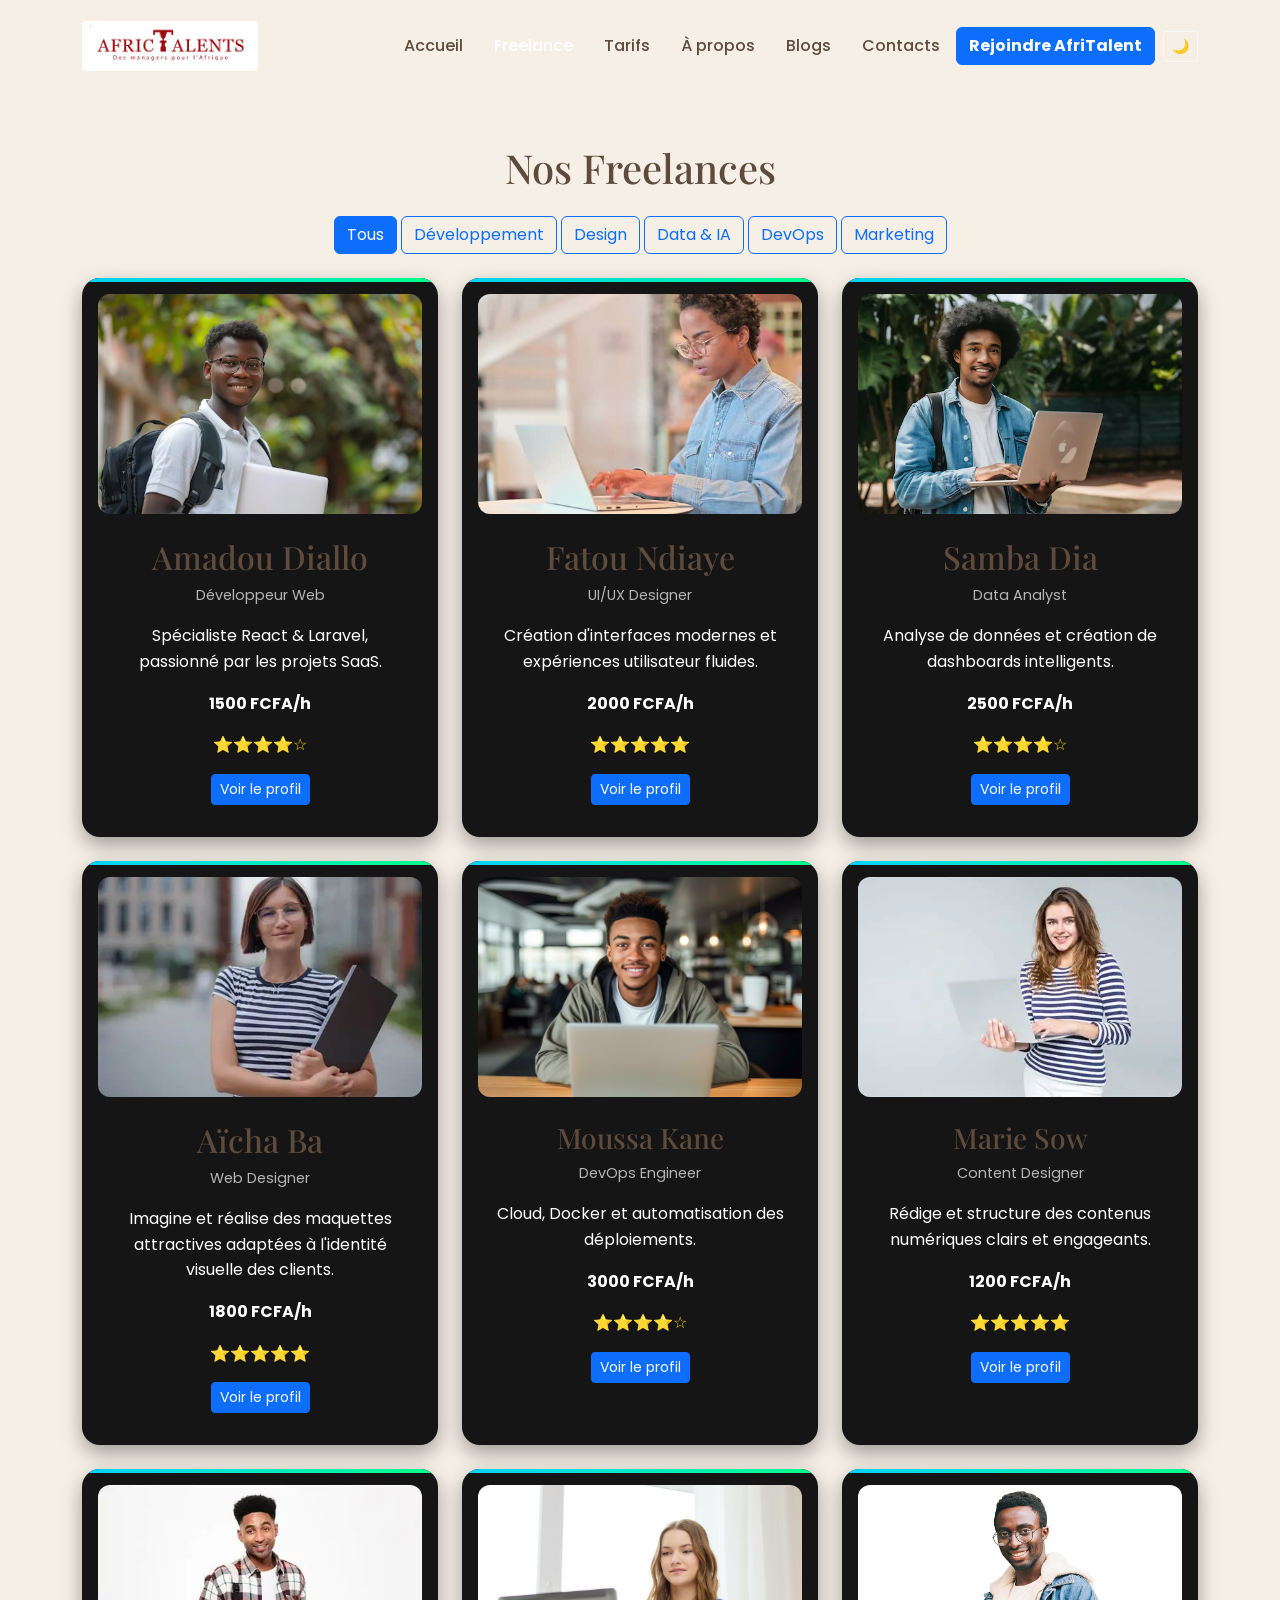
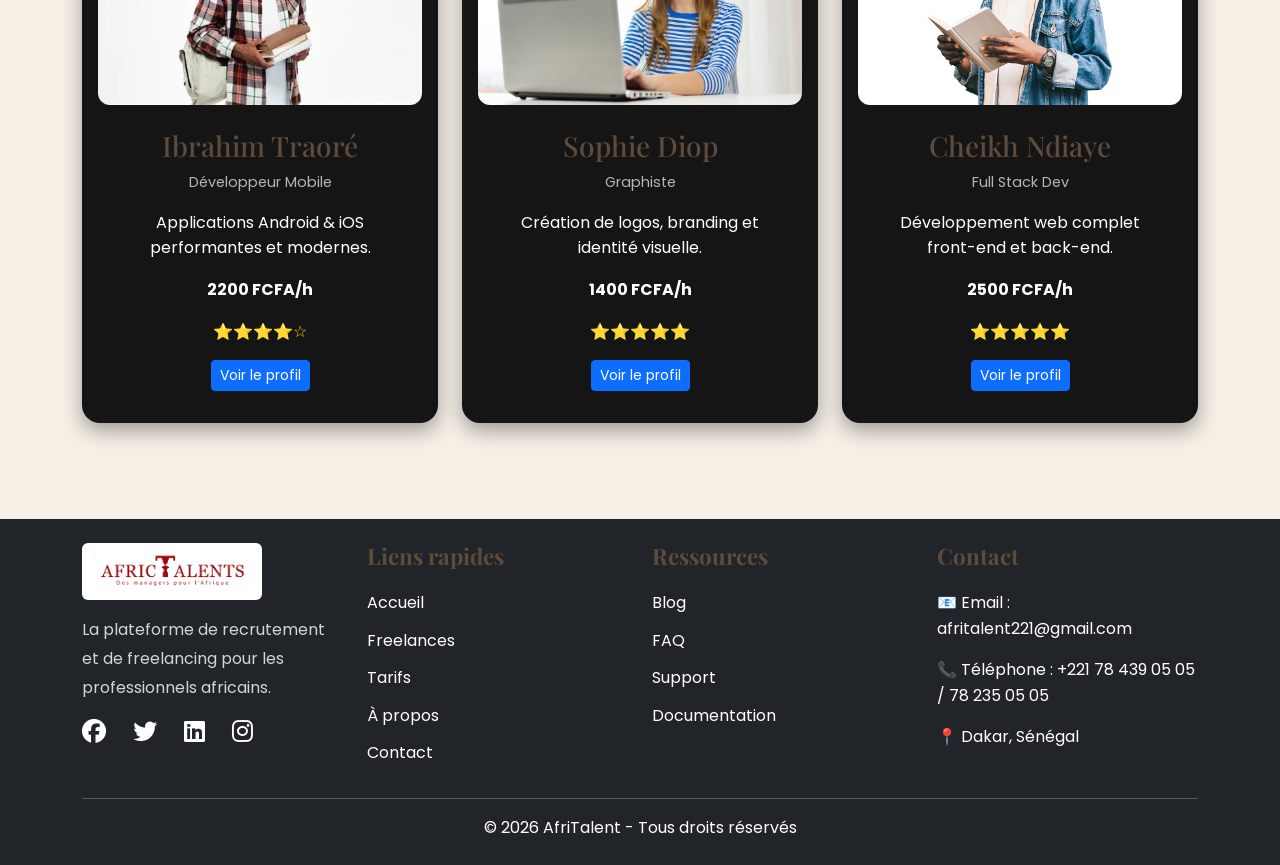
<file: freelances.html>
<!DOCTYPE html>
<html lang="fr">

<head>
    <meta charset="UTF-8">
    <meta name="viewport" content="width=device-width, initial-scale=1.0">
    <title>AfriTalent — Freelance</title>
    <!-- Bootstrap 5 via CDN : feuille de style -->
    <link href="https://cdn.jsdelivr.net/npm/bootstrap@5.3.0/dist/css/bootstrap.min.css" rel="stylesheet">
    <!-- Votre feuille de style personnelle -->
    <link rel="stylesheet" href="css/style.css">
    <link rel="stylesheet" href="https://cdnjs.cloudflare.com/ajax/libs/font-awesome/6.5.1/css/all.min.css">
</head>

<body>

    <!-- Le contenu de la page sera ajoute ici -->


    <!-- HEADER -->
    <header>
        <nav class="navbar navbar-expand-lg navbar-dark  fixed-top">
            <div class="container">

                <a class="navbar-brand" href="index.html">
                    <img src="images/logo.png" alt="Logo AfriTalent" height="50"
                        style="background:white; padding:4px 8px; border-radius:4px;">
                </a>

                <button class="navbar-toggler" type="button" data-bs-toggle="collapse" data-bs-target="#menu"
                    aria-controls="menu" aria-expanded="false" aria-label="Toggle navigation">
                    <span class="navbar-toggler-icon"></span>
                </button>

                <div class="collapse navbar-collapse" id="menu">
                    <ul class="navbar-nav ms-auto align-items-center">
                        <li class="nav-item"><a class="nav-link" href="index.html">Accueil</a></li>
                        <li class="nav-item"><a class="nav-link active" href="freelances.html">Freelance</a></li>
                        <li class="nav-item"><a class="nav-link" href="tarifs.html">Tarifs</a></li>
                        <li class="nav-item"><a class="nav-link" href="about.html">À propos</a></li>
                        <li class="nav-item"><a class="nav-link" href="blogs.html">Blogs</a></li>
                        <li class="nav-item"><a class="nav-link" href="contact.html">Contacts</a></li>
                        <li class="nav-item ms-2">
                            <a class="btn btn-primary fw-bold" href="contact.html">Rejoindre AfriTalent</a>
                        </li>
                        <li class="nav-item ms-2">
                            <button id="theme-toggle" class="btn btn-outline-light btn-sm">🌙</button>
                        </li>
                    </ul>
                </div>

            </div>
        </nav>
    </header>

    <!-- MAIN -->
    <main class="mt-5 pt-5">

        <div class="container py-5">
            <h1 class="text-center mb-4">Nos Freelances</h1>


            <!-- FILTRES -->
            <div class="text-center mb-4">
                <button class="btn btn-primary filter-btn" data-filter="all">Tous</button>
                <button class="btn btn-outline-primary filter-btn" data-filter="development">Développement</button>
                <button class="btn btn-outline-primary filter-btn" data-filter="design">Design</button>
                <button class="btn btn-outline-primary filter-btn" data-filter="data">Data & IA</button>
                <button class="btn btn-outline-primary filter-btn" data-filter="devops">DevOps</button>
                <button class="btn btn-outline-primary filter-btn" data-filter="marketing">Marketing</button>
            </div>


            <!-- GRILLE DE CARTES -->
            <div class="row g-4" id="freelancesGrid">

                <!-- Carte 1 -->
                <div class="col-12 col-md-6 col-lg-4" data-filter="development">
                    <div class="card freelance-card bg-dark text-white h-100 p-3">
                        <img src="images/imape.png" alt="Photo d'Amadou Diallo" width="80">
                        <div class="card-body text-center">
                            <h2 class="mt-2">Amadou Diallo</h2>
                            <p class="text-muted">Développeur Web</p>
                            <p>Spécialiste React & Laravel, passionné par les projets SaaS.</p>
                            <p><strong>1500 FCFA/h</strong></p>
                            <p>⭐⭐⭐⭐☆</p>
                            <a href="#" class="btn btn-primary btn-sm">Voir le profil</a>
                        </div>
                    </div>
                </div>

                <!-- Carte 2 -->
                <div class="col-12 col-md-6 col-lg-4" data-filter="design">
                    <div class="card freelance-card bg-dark text-white h-100 p-3">
                        <img src="images/image2.png" alt="Photo de Fatou Ndiaye" width="80">
                        <div class="card-body text-center">
                            <h2 class="mt-2">Fatou Ndiaye</h2>
                            <p class="text-muted">UI/UX Designer</p>
                            <p>Création d'interfaces modernes et expériences utilisateur fluides.</p>
                            <p><strong>2000 FCFA/h</strong></p>
                            <p>⭐⭐⭐⭐⭐</p>
                            <a href="#" class="btn btn-primary btn-sm">Voir le profil</a>
                        </div>
                    </div>
                </div>

                <!-- Carte 3 -->
                <div class="col-12 col-md-6 col-lg-4" data-filter="data">
                    <div class="card freelance-card bg-dark text-white h-100 p-3">
                        <img src="images/image3.png" alt="Photo de Samba Dia" width="80">
                        <div class="card-body text-center">
                            <h2 class="mt-2">Samba Dia</h2>
                            <p class="text-muted">Data Analyst</p>
                            <p>Analyse de données et création de dashboards intelligents.</p>
                            <p><strong>2500 FCFA/h</strong></p>
                            <p>⭐⭐⭐⭐☆</p>
                            <a href="#" class="btn btn-primary btn-sm">Voir le profil</a>
                        </div>
                    </div>
                </div>

                <!-- Carte 4 -->
                <div class="col-12 col-md-6 col-lg-4" data-filter="design">
                    <div class="card freelance-card bg-dark text-white h-100 p-3">
                        <img src="images/image4.png" alt="Photo d'Aïcha Ba" width="80">
                        <div class="card-body text-center">
                            <h2 class="mt-2">Aïcha Ba</h2>
                            <p class="text-muted">Web Designer</p>
                            <p>Imagine et réalise des maquettes attractives adaptées à l'identité visuelle des clients.
                            </p>
                            <p><strong>1800 FCFA/h</strong></p>
                            <p>⭐⭐⭐⭐⭐</p>
                            <a href="#" class="btn btn-primary btn-sm">Voir le profil</a>
                        </div>
                    </div>
                </div>

                <!-- Carte 5 -->
                <div class="col-12 col-md-6 col-lg-4" data-filter="devops">
                    <div class="card freelance-card bg-dark text-white h-100 p-3">
                        <img src="images/image5.png" alt="Photo de Moussa Kane" width="80">
                        <div class="card-body text-center">
                            <h3 class="mt-2">Moussa Kane</h3>
                            <p class="text-muted">DevOps Engineer</p>
                            <p>Cloud, Docker et automatisation des déploiements.</p>
                            <p><strong>3000 FCFA/h</strong></p>
                            <p>⭐⭐⭐⭐☆</p>
                            <a href="#" class="btn btn-primary btn-sm">Voir le profil</a>
                        </div>
                    </div>
                </div>

                <!-- Carte 6 -->
                <div class="col-12 col-md-6 col-lg-4" data-filter="design">
                    <div class="card freelance-card bg-dark text-white h-100 p-3">
                        <img src="images/image6.png" alt="Photo de Marie Sow" width="80">
                        <div class="card-body text-center">
                            <h3 class="mt-2">Marie Sow</h3>
                            <p class="text-muted">Content Designer</p>
                            <p>Rédige et structure des contenus numériques clairs et engageants.</p>
                            <p><strong>1200 FCFA/h</strong></p>
                            <p>⭐⭐⭐⭐⭐</p>
                            <a href="#" class="btn btn-primary btn-sm">Voir le profil</a>
                        </div>
                    </div>
                </div>

                <!-- Carte 7 -->
                <div class="col-12 col-md-6 col-lg-4" data-filter="development">
                    <div class="card freelance-card bg-dark text-white h-100 p-3">
                        <img src="images/image7.png" alt="Photo d'Ibrahim Traoré" width="80">
                        <div class="card-body text-center">
                            <h3 class="mt-2">Ibrahim Traoré</h3>
                            <p class="text-muted">Développeur Mobile</p>
                            <p>Applications Android & iOS performantes et modernes.</p>
                            <p><strong>2200 FCFA/h</strong></p>
                            <p>⭐⭐⭐⭐☆</p>
                            <a href="#" class="btn btn-primary btn-sm">Voir le profil</a>
                        </div>
                    </div>
                </div>

                <!-- Carte 8 -->
                <div class="col-12 col-md-6 col-lg-4" data-filter="design">
                    <div class="card freelance-card bg-dark text-white h-100 p-3">
                        <img src="images/image8.png" alt="Photo de Sophie Diop" width="80">
                        <div class="card-body text-center">
                            <h3 class="mt-2">Sophie Diop</h3>
                            <p class="text-muted">Graphiste</p>
                            <p>Création de logos, branding et identité visuelle.</p>
                            <p><strong>1400 FCFA/h</strong></p>
                            <p>⭐⭐⭐⭐⭐</p>
                            <a href="#" class="btn btn-primary btn-sm">Voir le profil</a>
                        </div>
                    </div>
                </div>

                <!-- Carte 9 -->
                <div class="col-12 col-md-6 col-lg-4" data-filter="development">
                    <div class="card freelance-card bg-dark text-white h-100 p-3">
                        <img src="images/image9.png" alt="Photo de Cheikh Ndiaye" width="80">
                        <div class="card-body text-center">
                            <h3 class="mt-2">Cheikh Ndiaye</h3>
                            <p class="text-muted">Full Stack Dev</p>
                            <p>Développement web complet front-end et back-end.</p>
                            <p><strong>2500 FCFA/h</strong></p>
                            <p>⭐⭐⭐⭐⭐</p>
                            <a href="#" class="btn btn-primary btn-sm">Voir le profil</a>
                        </div>
                    </div>
                </div>

            </div><!-- .row -->
        </div><!-- .container -->

    </main>

    <!-- FOOTER -->
    <footer class="bg-dark text-white mt-5 p-4">
        <div class="container">
            <div class="row gy-4">

                <div class="col-12 col-md-6 col-lg-3">
                    <img src="images/logo.png" alt="Logo AfriTalent" class="mb-3"
                        style="max-width:180px; background:white; padding:8px 12px; border-radius:6px;">
                    <p class="footer-text">
                        La plateforme de recrutement et de freelancing pour les professionnels africains.
                    </p>
                    <div class="social-icons mt-3">
                        <a href="https://facebook.com" class="text-white me-2"><i class="fa-brands fa-facebook"></i></a>
                        <a href="https://twitter.com" class="text-white me-2"><i class="fa-brands fa-twitter"></i></a>
                        <a href="https://linkedin.com" class="text-white me-2"><i class="fa-brands fa-linkedin"></i></a>
                        <a href="https://instagram.com" class="text-white"><i class="fa-brands fa-instagram"></i></a>
                    </div>
                </div>

                <div class="col-12 col-md-6 col-lg-3">
                    <h3 class="footer-title">Liens rapides</h3>
                    <ul class="footer-links list-unstyled">
                        <li><a href="index.html" class="text-white">Accueil</a></li>
                        <li><a href="freelances.html" class="text-white">Freelances</a></li>
                        <li><a href="tarifs.html" class="text-white">Tarifs</a></li>
                        <li><a href="about.html" class="text-white">À propos</a></li>
                        <li><a href="contact.html" class="text-white">Contact</a></li>
                    </ul>
                </div>

                <div class="col-12 col-md-6 col-lg-3">
                    <h3 class="footer-title">Ressources</h3>
                    <ul class="footer-links list-unstyled">
                        <li><a href="#" class="text-white">Blog</a></li>
                        <li><a href="#" class="text-white">FAQ</a></li>
                        <li><a href="#" class="text-white">Support</a></li>
                        <li><a href="#" class="text-white">Documentation</a></li>
                    </ul>
                </div>

                <div class="col-12 col-md-6 col-lg-3">
                    <h3 class="footer-title">Contact</h3>
                    <p>📧 Email : afritalent221@gmail.com</p>
                    <p>📞 Téléphone : +221 78 439 05 05 / 78 235 05 05</p>
                    <p>📍 Dakar, Sénégal</p>
                </div>

            </div>
            <hr class="bg-light">
            <p class="mb-0 text-center">© 2026 AfriTalent - Tous droits réservés</p>
        </div>
    </footer>

    <button id="topBtn">↑</button>

    <!-- Bootstrap 5 via CDN : script JavaScript -->
    <script src="https://cdn.jsdelivr.net/npm/bootstrap@5.3.0/dist/js/bootstrap.bundle.min.js"></script>
    <!-- Votre script JavaScript -->
    <script src="js/main.js"></script>
</body>

</html>
</file>
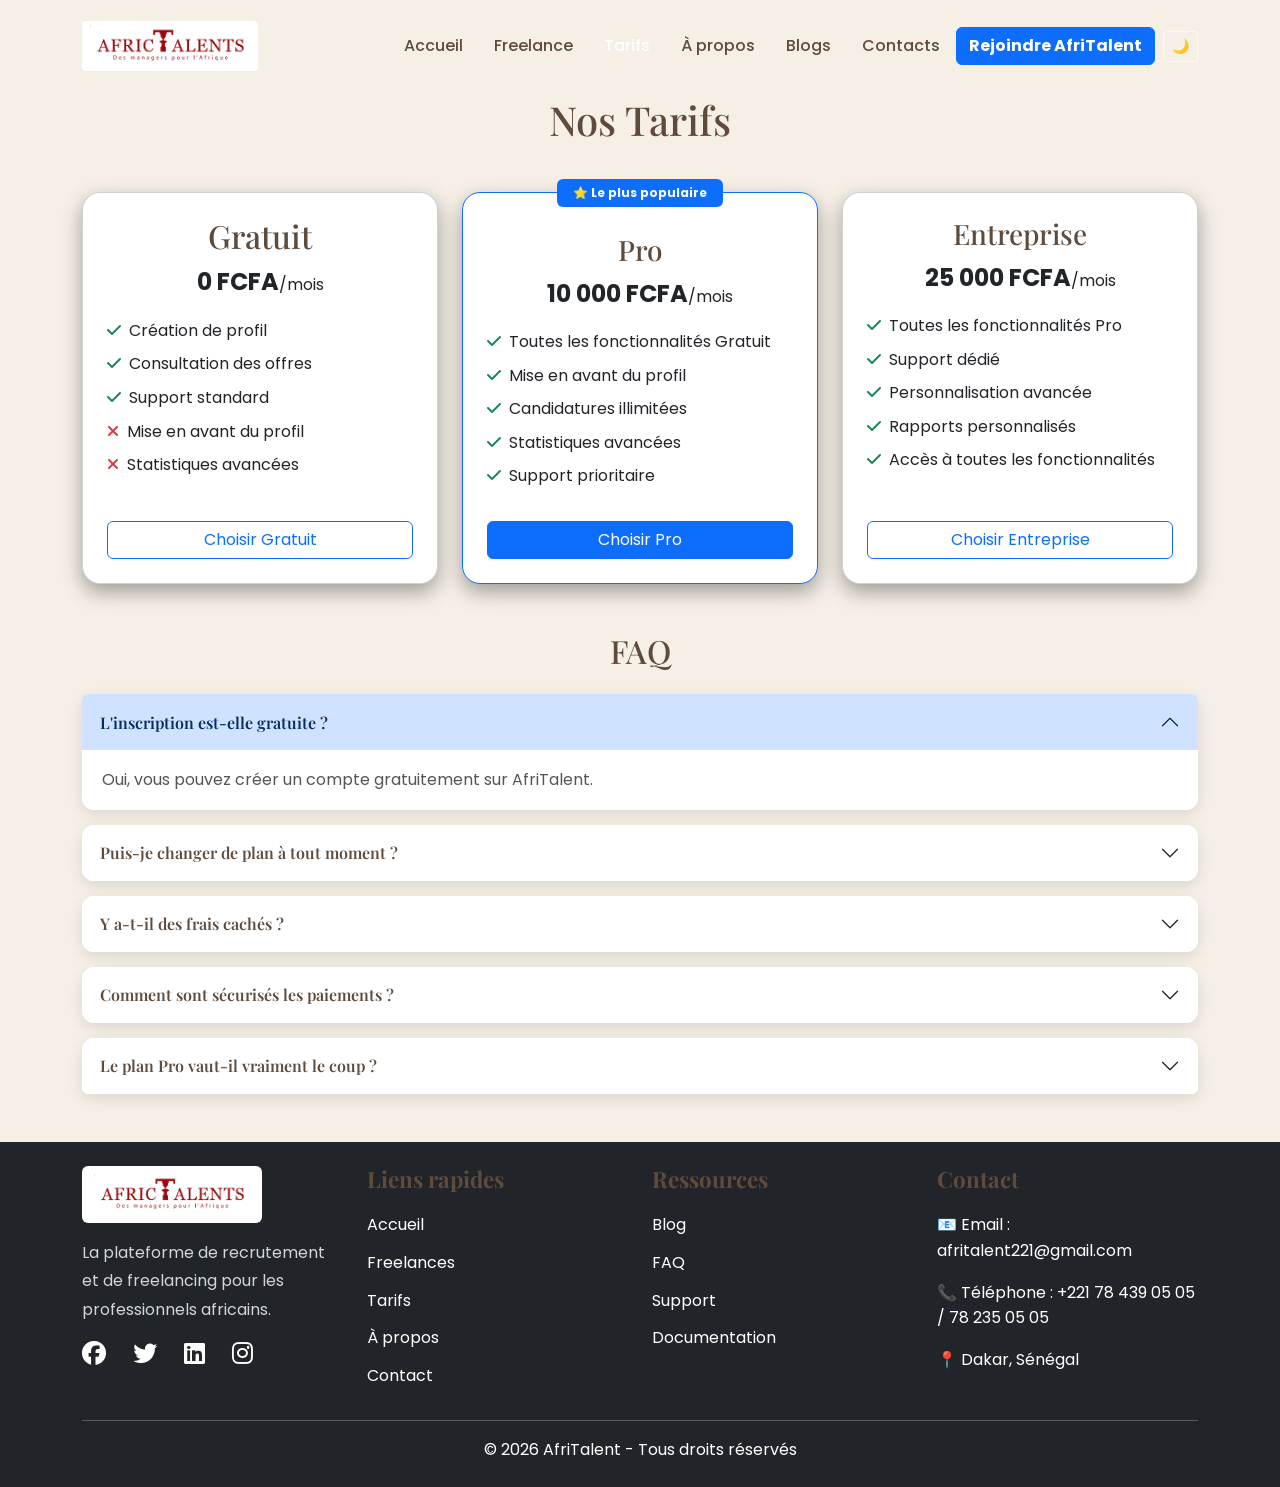
<file: tarifs.html>
<!DOCTYPE html>
<html lang="fr">

<head>
    <meta charset="UTF-8">
    <meta name="viewport" content="width=device-width, initial-scale=1.0">
    <title>AfriTalent — Tarifs</title>
    <!-- Bootstrap 5 via CDN : feuille de style -->
    <link href="https://cdn.jsdelivr.net/npm/bootstrap@5.3.0/dist/css/bootstrap.min.css" rel="stylesheet">
    <!-- Votre feuille de style personnelle -->
    <link rel="stylesheet" href="css/style.css">
    <link rel="stylesheet" href="https://cdnjs.cloudflare.com/ajax/libs/font-awesome/6.5.1/css/all.min.css">
</head>

<body>
    <!-- Le contenu de la page sera ajoute ici -->

    <!-- HEADER -->
    <header>
        <nav class="navbar navbar-expand-lg navbar-dark  fixed-top">
            <div class="container">

                <a class="navbar-brand" href="index.html">
                    <img src="images/logo.png" alt="Logo AfriTalent" height="50"
                        style="background:white; padding:4px 8px; border-radius:4px;">
                </a>

                <button class="navbar-toggler" type="button" data-bs-toggle="collapse" data-bs-target="#menu"
                    aria-controls="menu" aria-expanded="false" aria-label="Toggle navigation">
                    <span class="navbar-toggler-icon"></span>
                </button>

                <div class="collapse navbar-collapse" id="menu">
                    <ul class="navbar-nav ms-auto align-items-center">
                        <li class="nav-item"><a class="nav-link" href="index.html">Accueil</a></li>
                        <li class="nav-item"><a class="nav-link" href="freelances.html">Freelance</a></li>
                        <li class="nav-item"><a class="nav-link active" href="tarifs.html">Tarifs</a></li>
                        <li class="nav-item"><a class="nav-link" href="about.html">À propos</a></li>
                        <li class="nav-item"><a class="nav-link" href="blogs.html">Blogs</a></li>
                        <li class="nav-item"><a class="nav-link" href="contact.html">Contacts</a></li>
                        <li class="nav-item ms-2">
                            <a class="btn btn-primary fw-bold" href="contact.html">Rejoindre AfriTalent</a>
                        </li>
                        <li class="nav-item ms-2">
                            <button id="theme-toggle" class="btn btn-outline-light btn-sm">🌙</button>
                        </li>
                    </ul>
                </div>

            </div>
        </nav>
    </header>

    <!-- MAIN -->
    <main class="container mt-5 pt-5">

        <h1 class="text-center mb-5">Nos Tarifs</h1>

        <!-- 3 PLANS -->
        <div class="row text-center g-4 align-items-stretch">

            <!-- Plan Gratuit -->
            <div class="col-12 col-md-6 col-lg-4">
                <div class="card tarif-card p-4 h-100">
                    <h2>Gratuit</h2>
                    <p class="fs-4 fw-bold">0 FCFA<span class="fs-6 fw-normal">/mois</span></p>
                    <ul class="list-unstyled text-start mb-4">
                        <li class="mb-2"><i class="fa-solid fa-check text-success me-2"></i>Création de profil</li>
                        <li class="mb-2"><i class="fa-solid fa-check text-success me-2"></i>Consultation des offres</li>
                        <li class="mb-2"><i class="fa-solid fa-check text-success me-2"></i>Support standard</li>
                        <li class="mb-2"><i class="fa-solid fa-xmark text-danger me-2"></i>Mise en avant du profil</li>
                        <li class="mb-2"><i class="fa-solid fa-xmark text-danger me-2"></i>Statistiques avancées</li>
                    </ul>
                    <a href="#" class="btn btn-outline-primary mt-auto">Choisir Gratuit</a>
                </div>
            </div>

            <!-- Plan Pro (mis en avant) -->
            <div class="col-12 col-md-6 col-lg-4">
                <div class="card tarif-card p-4 h-100 border-primary position-relative">
                    <span class="badge bg-primary position-absolute top-0 start-50 translate-middle px-3 py-2">
                        ⭐ Le plus populaire
                    </span>
                    <h3 class="mt-3">Pro</h3>
                    <p class="fs-4 fw-bold">10 000 FCFA<span class="fs-6 fw-normal">/mois</span></p>
                    <ul class="list-unstyled text-start mb-4">
                        <li class="mb-2"><i class="fa-solid fa-check text-success me-2"></i>Toutes les fonctionnalités
                            Gratuit</li>
                        <li class="mb-2"><i class="fa-solid fa-check text-success me-2"></i>Mise en avant du profil</li>
                        <li class="mb-2"><i class="fa-solid fa-check text-success me-2"></i>Candidatures illimitées</li>
                        <li class="mb-2"><i class="fa-solid fa-check text-success me-2"></i>Statistiques avancées</li>
                        <li class="mb-2"><i class="fa-solid fa-check text-success me-2"></i>Support prioritaire</li>
                    </ul>
                    <a href="#" class="btn btn-primary mt-auto">Choisir Pro</a>
                </div>
            </div>

            <!-- Plan Entreprise -->
            <div class="col-12 col-md-6 col-lg-4">
                <div class="card tarif-card p-4 h-100">
                    <h3>Entreprise</h3>
                    <p class="fs-4 fw-bold">25 000 FCFA<span class="fs-6 fw-normal">/mois</span></p>
                    <ul class="list-unstyled text-start mb-4">
                        <li class="mb-2"><i class="fa-solid fa-check text-success me-2"></i>Toutes les fonctionnalités
                            Pro</li>
                        <li class="mb-2"><i class="fa-solid fa-check text-success me-2"></i>Support dédié</li>
                        <li class="mb-2"><i class="fa-solid fa-check text-success me-2"></i>Personnalisation avancée
                        </li>
                        <li class="mb-2"><i class="fa-solid fa-check text-success me-2"></i>Rapports personnalisés</li>
                        <li class="mb-2"><i class="fa-solid fa-check text-success me-2"></i>Accès à toutes les
                            fonctionnalités</li>
                    </ul>
                    <a href="#" class="btn btn-outline-primary mt-auto">Choisir Entreprise</a>
                </div>
            </div>

        </div>

        <!-- FAQ -->
        <section class="mt-5 mb-5">
            <h2 class="text-center mb-4">FAQ</h2>

            <div class="accordion" id="faqTarifs">

                <!-- Q1 -->
                <div class="accordion-item">
                    <h2 class="accordion-header">
                        <button class="accordion-button" type="button" data-bs-toggle="collapse" data-bs-target="#q1"
                            aria-expanded="true" aria-controls="q1">
                            L'inscription est-elle gratuite ?
                        </button>
                    </h2>
                    <div id="q1" class="accordion-collapse collapse show" data-bs-parent="#faqTarifs">
                        <div class="accordion-body">
                            Oui, vous pouvez créer un compte gratuitement sur AfriTalent.
                        </div>
                    </div>
                </div>

                <!-- Q2 -->
                <div class="accordion-item">
                    <h2 class="accordion-header">
                        <button class="accordion-button collapsed" type="button" data-bs-toggle="collapse"
                            data-bs-target="#q2" aria-expanded="false" aria-controls="q2">
                            Puis-je changer de plan à tout moment ?
                        </button>
                    </h2>
                    <div id="q2" class="accordion-collapse collapse" data-bs-parent="#faqTarifs">
                        <div class="accordion-body">
                            Oui, vous pouvez upgrader ou downgrade votre plan à tout moment depuis votre espace
                            personnel.
                        </div>
                    </div>
                </div>

                <!-- Q3 -->
                <div class="accordion-item">
                    <h2 class="accordion-header">
                        <button class="accordion-button collapsed" type="button" data-bs-toggle="collapse"
                            data-bs-target="#q3" aria-expanded="false" aria-controls="q3">
                            Y a-t-il des frais cachés ?
                        </button>
                    </h2>
                    <div id="q3" class="accordion-collapse collapse" data-bs-parent="#faqTarifs">
                        <div class="accordion-body">
                            Non, tous les prix sont transparents et sans frais cachés.
                        </div>
                    </div>
                </div>

                <!-- Q4 -->
                <div class="accordion-item">
                    <h2 class="accordion-header">
                        <button class="accordion-button collapsed" type="button" data-bs-toggle="collapse"
                            data-bs-target="#q4" aria-expanded="false" aria-controls="q4">
                            Comment sont sécurisés les paiements ?
                        </button>
                    </h2>
                    <div id="q4" class="accordion-collapse collapse" data-bs-parent="#faqTarifs">
                        <div class="accordion-body">
                            Les paiements sont sécurisés via des systèmes de paiement certifiés et chiffrés.
                        </div>
                    </div>
                </div>

                <!-- Q5 -->
                <div class="accordion-item">
                    <h2 class="accordion-header">
                        <button class="accordion-button collapsed" type="button" data-bs-toggle="collapse"
                            data-bs-target="#q5" aria-expanded="false" aria-controls="q5">
                            Le plan Pro vaut-il vraiment le coup ?
                        </button>
                    </h2>
                    <div id="q5" class="accordion-collapse collapse" data-bs-parent="#faqTarifs">
                        <div class="accordion-body">
                            Oui, il offre plus de visibilité et augmente vos chances de décrocher des missions.
                        </div>
                    </div>
                </div>

            </div>
        </section>

    </main>

    <!-- FOOTER -->
    <footer class="bg-dark text-white mt-5 p-4">
        <div class="container">
            <div class="row gy-4">

                <div class="col-12 col-md-6 col-lg-3">
                    <img src="images/logo.png" alt="Logo AfriTalent" class="mb-3"
                        style="max-width:180px; background:white; padding:8px 12px; border-radius:6px;">
                    <p class="footer-text">
                        La plateforme de recrutement et de freelancing pour les professionnels africains.
                    </p>
                    <div class="social-icons mt-3">
                        <a href="https://facebook.com" class="text-white me-2"><i class="fa-brands fa-facebook"></i></a>
                        <a href="https://twitter.com" class="text-white me-2"><i class="fa-brands fa-twitter"></i></a>
                        <a href="https://linkedin.com" class="text-white me-2"><i class="fa-brands fa-linkedin"></i></a>
                        <a href="https://instagram.com" class="text-white"><i class="fa-brands fa-instagram"></i></a>
                    </div>
                </div>

                <div class="col-12 col-md-6 col-lg-3">
                    <h3 class="footer-title">Liens rapides</h3>
                    <ul class="footer-links list-unstyled">
                        <li><a href="index.html" class="text-white">Accueil</a></li>
                        <li><a href="freelances.html" class="text-white">Freelances</a></li>
                        <li><a href="tarifs.html" class="text-white">Tarifs</a></li>
                        <li><a href="about.html" class="text-white">À propos</a></li>
                        <li><a href="contact.html" class="text-white">Contact</a></li>
                    </ul>
                </div>

                <div class="col-12 col-md-6 col-lg-3">
                    <h3 class="footer-title">Ressources</h3>
                    <ul class="footer-links list-unstyled">
                        <li><a href="#" class="text-white">Blog</a></li>
                        <li><a href="#" class="text-white">FAQ</a></li>
                        <li><a href="#" class="text-white">Support</a></li>
                        <li><a href="#" class="text-white">Documentation</a></li>
                    </ul>
                </div>

                <div class="col-12 col-md-6 col-lg-3">
                    <h3 class="footer-title">Contact</h3>
                    <p>📧 Email : afritalent221@gmail.com</p>
                    <p>📞 Téléphone : +221 78 439 05 05 / 78 235 05 05</p>
                    <p>📍 Dakar, Sénégal</p>
                </div>

            </div>
            <hr class="bg-light">
            <p class="mb-0 text-center">© 2026 AfriTalent - Tous droits réservés</p>
        </div>
    </footer>

    <button id="topBtn">↑</button>

    <!-- Bootstrap 5 via CDN : script JavaScript -->
    <script src="https://cdn.jsdelivr.net/npm/bootstrap@5.3.0/dist/js/bootstrap.bundle.min.js"></script>
    <!-- Votre script JavaScript -->
    <script src="js/main.js"></script>
</body>

</html>
</file>
<file: css/style.css>
/* le google font */
@import url('https://fonts.googleapis.com/css2?family=Playfair+Display:ital,wght@0,400..900;1,400..900&family=Poppins:ital,wght@0,100;0,200;0,300;0,400;0,500;0,600;0,700;0,800;0,900;1,100;1,200;1,300;1,400;1,500;1,600;1,700;1,800;1,900&display=swap');

/* les variables definie dans le root  */
/* crées des variables CSS globales accessibles partout dans  fichier CSS */
:root {
    --color-primary: #C49D83;
    --color-secondary: #D5CABC;
    --color-accent: #BDA18A;

    --color-light: #F5EFE6;
    --color-dark: #5E4B3C;

    --font-title: 'Playfair Display', serif;
    --font-body: 'Poppins', sans-serif;

    --spacing-sm: 10px;
    --spacing-md: 20px;
    --spacing-lg: 40px;
}

/* 2. Reset */
* {
    margin: 0;
    padding: 0;
    box-sizing: border-box;
}

/* 3. Base (body, textes) */
body {
    font-family: var(--font-body);
    background-color: var(--color-light);
    color: var(--color-dark);
    line-height: 1.6;
    overflow-x: hidden;

}

h1,
h2,
h3 {
    font-family: var(--font-title);
    color: var(--color-dark);

}

/* 4. Navbar  */
.navbar {

    padding: 1rem 2rem;
    transition: 0.3s;
    background-color: transparent;



}

.navbar-nav .nav-link {
    color: var(--color-dark);
    font-weight: 500;
    margin-left: 15px;
    transition: 0.3s;
}

/*effet sur survol sur les liens fait par le hover */
.navbar-nav .nav-link:hover {
    color: var(--color-primary);
}

/*pour le logo*/
.navbar-brand img {
    max-height: 60px;
}

/* le logo AfriTalent situé à gauche de la navbar */
.navbar .navbar-brand {
    font-family: var(--font-title);
    font-size: 1.5rem;
    font-weight: 700;
    color: var(--color-primary);
}

.navbar.scrolled {
    background-color: black;
    box-shadow: 0 2px 10px rgba(0, 0, 0, 0.3);
    padding: 5px 0;

}

.hero {
    min-height: 100vh;
    padding: 6rem 2rem;
}

.hero-content {
    display: flex;
    align-items: center;
    justify-content: space-between;
    gap: 3rem;
}

.hero-text {
    flex: 1;
    text-align: left;
}

.hero-image {
    flex: 1;
    text-align: center;
}

.hero-image img {
    width: 100%;
    max-width: 700px;
}

.hero h1 {
    font-size: 4rem;
    margin-bottom: 1rem;
    color: var(--color-dark);
}

.hero h2 {
    font-size: 2.5rem;
    margin-bottom: 1rem;
    color: var(--color-dark);
}

.hero h3 {
    font-size: 1.3rem;
    font-weight: 400;
    color: #6b5b4d;

}


.hero-text {
    text-align: left;
}

.bento-grid {
    display: grid;
    grid-template-columns: repeat(3, 1fr);
    gap: 20px;
}

.bento-grid .card {
    border: none;
    border-radius: 20px;
    padding: 2rem;
    box-shadow: 0 8px 20px rgba(0, 0, 0, 0.3);
    transition: .3s;
}

.bento-grid .card:hover {
    transform: translateY(-5px);
}

/* Mise en page asymétrique */
.card-1 {
    grid-column: span 2;
    background: #1a1a2e;
    color: white;
}

.card-2 {
    background: #E8521A;
    color: white;
}

.card-3 {
    background: #f0f0f0;
    color: #333;
}

.card-4 {
    grid-column: span 2;
    background: #F8F5F0;
    color: #333;
}

.bento-grid .icon {
    font-size: 2rem;
    margin-bottom: 1rem;
}

.cards {
    display: grid;
    grid-template-columns: repeat(3, 1fr);
    gap: 20px;
}

.card-services {
    background: white;
    padding: 2rem;
    border-radius: 15px;
    text-align: center;
    transition: all .3s ease;
}

.card-services:hover {
    transform: translateY(-10px);
    box-shadow: 0 15px 30px rgba(0, 0, 0, .15);
}

/* MODE SOMBRE */

body.dark-mode {
    background-color: #121212;
    color: #fff;
}

body.dark-mode .card {
    background-color: #1e1e1e;
    color: white;
    border-color: #333;
}

body.dark-mode .card p,
body.dark-mode .card h3,
body.dark-mode .card h4,
body.dark-mode .card h5 {
    color: white;
}

body.dark-mode .navbar-nav .nav-link {
    color: white;
}


body.dark-mode .text-muted {
    color: #cfcfcf !important;
}


body.dark-mode h1,
body.dark-mode h2,
body.dark-mode h3,
body.dark-mode h4,
body.dark-mode h5 {
    color: white;
}

body.dark-mode .card-services {
    background-color: #1e1e1e;
    color: white;
}


.carousel-item {
    padding: 30px;
}

.carousel-item img {
    width: 100px;
    height: 100px;
    object-fit: cover;
    border: 4px solid white;
    box-shadow: 0 4px 15px rgba(0, 0, 0, .15);
}

.carousel-item p {
    max-width: 700px;
    margin: auto;
}

.stars {
    font-size: 1.2rem;
}

.cta {
    position: relative;
    max-width: 900px;
    margin: 4rem auto;
    overflow: hidden;
    border-radius: 20px;
}

.image-cta img {
    width: 100%;
    height: 350px;
    /* réduit la hauteur */
    object-fit: cover;
    display: block;
}

.contenu {
    position: absolute;
    top: 50%;
    left: 50%;
    transform: translate(-50%, -50%);
    text-align: center;
    color: white;
    z-index: 2;
    width: 80%;
}

.contenu h2 {
    font-size: 2.5rem;
    margin-bottom: 1rem;
}

.contenu p {
    font-size: 1.1rem;
    margin-bottom: 1.5rem;
}

.btn-cta {
    display: inline-block;
    background: #E8521A;
    color: white;
    padding: 12px 25px;
    border-radius: 8px;
    text-decoration: none;
    font-weight: bold;
}

/* assombrit l'image pour mieux lire le texte */
.cta::before {
    content: "";
    position: absolute;
    inset: 0;
    background: rgba(0, 0, 0, 0.45);
    z-index: 1;
}

.freelance-card {
    background: #151515 !important;
    border: none;
    border-radius: 18px;
    overflow: hidden;
    padding: 15px;
    text-align: center;
    transition: all 0.3s ease;
    box-shadow: 0 8px 20px rgba(0, 0, 0, 0.35);
}

.freelance-card:hover {
    transform: translateY(-10px);
    box-shadow: 0 15px 30px rgba(0, 0, 0, .15);

}

.freelance-card img {
    width: 100%;
    height: 220px;
    object-fit: cover;
    border-radius: 12px;
    transition: transform 0.4s ease;
}

.freelance-card:hover img {
    transform: scale(1.08);
}

.freelance-card .text-muted {
    color: #b5b5b5 !important;
    font-size: 0.9rem;
}

.freelance-card p:last-of-type {
    color: gold;
    font-size: 1rem;
}

.freelance-card::before {
    content: "";
    position: absolute;
    top: 0;
    left: 0;
    width: 100%;
    height: 4px;
    background: linear-gradient(90deg, #00d1ff, #00ff88);
}

.about-card {
    background: #151515 !important;
    border: none;
    border-radius: 18px;
    overflow: hidden;
    padding: 15px;
    text-align: center;
    transition: all 0.3s ease;
    box-shadow: 0 8px 20px rgba(0, 0, 0, 0.35);
}

.about-card1 {

    border: none;
    border-radius: 18px;
    overflow: hidden;
    padding: 15px;
    text-align: center;
    transition: all 0.3s ease;
    box-shadow: 0 8px 20px rgba(0, 0, 0, 0.35);
}

.about-card:hover {
    transform: translateY(-10px);
    box-shadow: 0 15px 30px rgba(0, 0, 0, .15);

}

.about-card1:hover {
    transform: translateY(-10px);
    box-shadow: 0 15px 30px rgba(0, 0, 0, .15);

}

.about-card img {
    width: 100%;
    height: 220px;
    object-fit: cover;
    border-radius: 12px;
    transition: transform 0.4s ease;
}

.about-card .text-muted {
    color: #f4eded !important;
    font-size: 1.5rem;
}

.tarif-card {
    border-radius: 18px;
    padding: 15px;
    text-align: center;
    transition: all 0.3s ease;
    box-shadow: 0 8px 20px rgba(0, 0, 0, 0.35);
}

.tarif-card:hover {
    transform: translateY(-10px);
    box-shadow: 0 15px 30px rgba(0, 0, 0, .15);

}

/* FAQ */
.accordion-item {
    border: none;
    border-radius: 12px;
    overflow: hidden;
    margin-bottom: 15px;
    box-shadow: 0 5px 15px rgba(0, 0, 0, .1);
}

.accordion-button {
    background-color: white;
    color: var(--color-dark);
    font-weight: 600;
    padding: 18px;
}

.accordion-body {
    background-color: #fff;
    color: #555;
    line-height: 1.7;
}

/* Mode sombre */
body.dark-mode .accordion-item {
    background-color: #1e1e1e;
}

body.dark-mode .accordion-button {
    background-color: #1e1e1e;
    color: white;
}



body.dark-mode .accordion-body {
    background-color: #2a2a2a;
    color: #ddd;
}

.map {
    width: 100%;
}

.footer-title {
    font-size: 1.4rem;
    margin-bottom: 20px;
    font-weight: bold;
}

/* Texte */
.footer-text {
    color: #d1d5db;
    line-height: 1.8;
}

/* Liens */
.footer-links {
    list-style: none;
    padding: 0;
}

.footer-links li {
    margin-bottom: 12px;
}

.footer-links a {
    color: #d1d5db;
    text-decoration: none;
    transition: 0.3s;
}

.footer-links a:hover {
    color: #3b82f6;
    padding-left: 5px;
}

/* Réseaux sociaux */
.social-icons i {
    color: white;
    font-size: 1.5rem;
    margin-right: 15px;
    transition: 0.3s;
}

.social-icons i:hover {
    color: #3b82f6;
}

/* Bas du footer */
.footer-bottom {
    text-align: center;
    margin-top: 20px;
    color: #9ca3af;
}



/* Bouton retour en haut */
#topBtn {
    position: fixed;
    bottom: 20px;
    right: 20px;
    background-color: black;
    color: white;
    border: none;
    padding: 12px 16px;
    border-radius: 50%;
    cursor: pointer;
    display: none;
    transition: 0.3s;
    z-index: 999;
}


/* Effet hover */
#topBtn:hover {
    transform: scale(1.1);
}

/* Etat initial */
.fade-in {
    opacity: 0;
    transform: translateY(40px);
    transition: all 1.5s ease;
}

/* Quand visible */
.fade-in.show {
    opacity: 1;
    transform: translateY(0);
}

/* ===================================
   COMMIT 5 - RESPONSIVE DESIGN
   =================================== */
/* =========================
   DESKTOP 1200px+
========================= */
@media (min-width: 1200px) {

    .hero-content {
        gap: 4rem;
    }

    .cards {
        grid-template-columns: repeat(3, 1fr);
    }

    .bento-grid {
        grid-template-columns: repeat(3, 1fr);
    }
}

/* =========================
   TABLETTE 768px
========================= */
@media (max-width: 768px) {

    .hero-content {
        flex-direction: column;
        text-align: center;
    }

    .cards {
        grid-template-columns: repeat(2, 1fr);
    }

    .bento-grid {
        grid-template-columns: repeat(2, 1fr);
    }

    .cta {
        max-width: 95%;

    }

    .contenu h2 {
        font-size: 2rem;
    }
}

/* =========================
   MOBILE 375px
========================= */
@media (max-width: 375px) {

    h1 {
        font-size: 1.8rem;
    }

    h2 {
        font-size: 1.4rem;
    }

    h3 {
        font-size: 1rem;
    }

    .hero {
        padding: 4rem 1rem;
    }

    .hero-content {
        flex-direction: column;
        text-align: center;
    }

    .cards,
    .bento-grid {
        grid-template-columns: 1fr;
    }

    .filter-btn {
        width: 100%;
        margin-bottom: .5rem;
    }

    .navbar-brand img {
        height: 40px;
    }

    .image-cta img {
        height: 250px;
    }

    .contenu {
        width: 90%;
    }

    .contenu h2 {
        font-size: 1.5rem;
    }

    .contenu p {
        font-size: .9rem;
    }

    .card-1,
    .card-4,
    .big,
    .wide {
        grid-column: span 1;
    }

    .navbar-nav {
        text-align: center;
    }

    .navbar-nav .btn {
        width: 100%;
        margin-top: .5rem;
    }

    iframe {
        height: 220px;
    }
}
</file>
